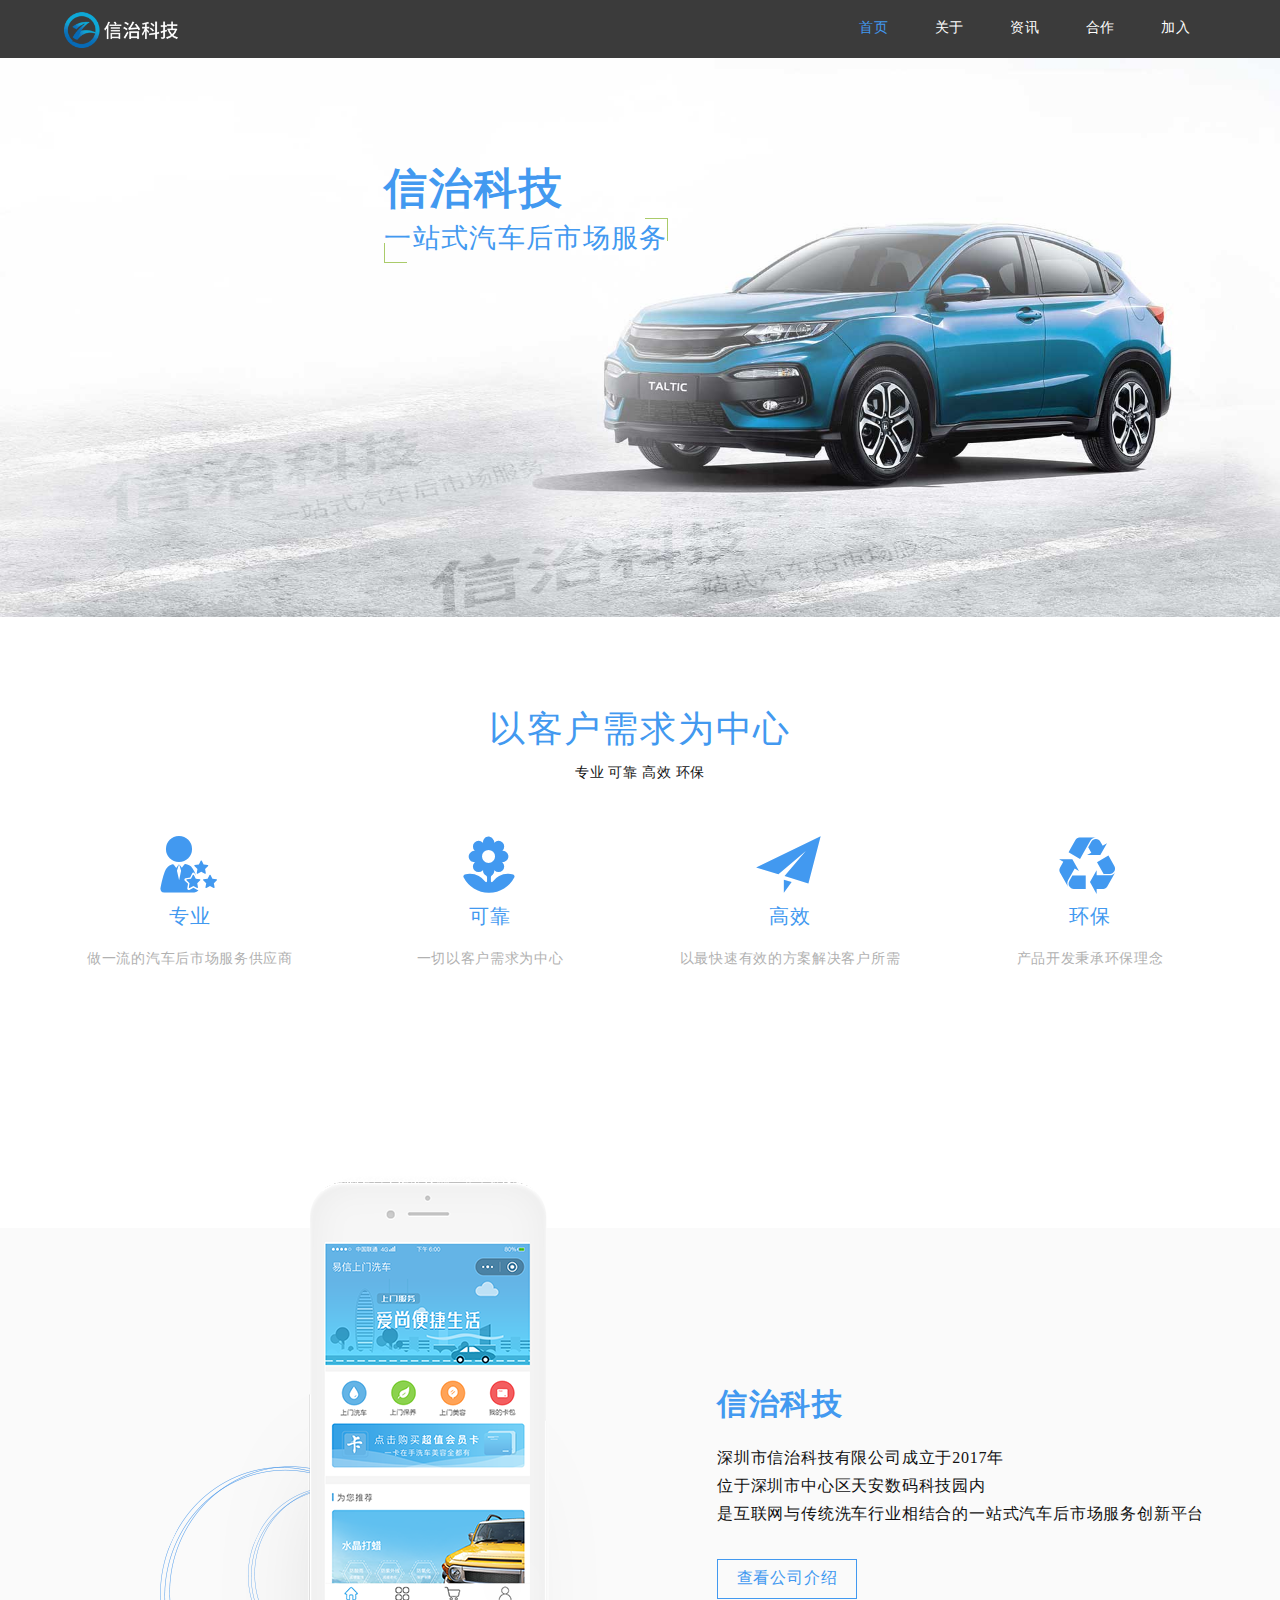
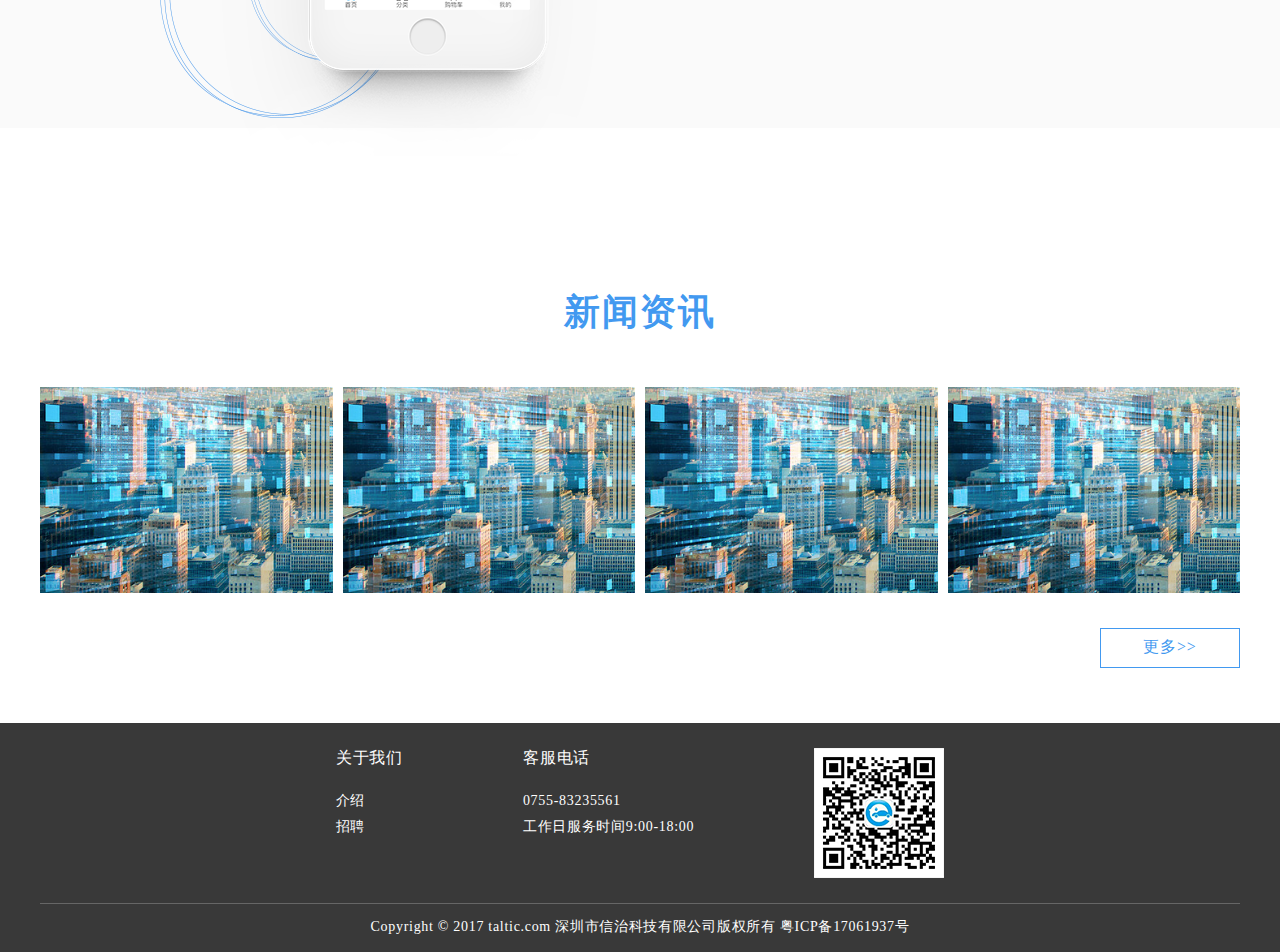
<file: index.html>
<!DOCTYPE html>
<html>
<head>
<meta charset="utf-8" />
<meta name="renderer" content="webkit">
<meta http-equiv="X-UA-Compatible" content="IE=edge,chrome=1" />
<meta name="viewport" content="width=device-width,initial-scale=1,minimum-scale=1,maximum-scale=1,user-scalable=no" />
<title></title>
<link rel="stylesheet" href="css/animate.min.css" />
<link rel="stylesheet" type="text/css" media="screen and (min-width:769px)" href="css/public_pc.css"/>
<link rel="stylesheet" type="text/css" media="screen and (max-width:768px)" href="css/public_m.css">
<!--[if lt ie 11]><link rel="stylesheet" type="text/css" href="css/ie.css" /> <![endif]-->
</head>
<body>
<header class="mobile_header mobile">
	<a href="javascript:history.back(-1)" class="leftCont"></a>
	<img src="images/logo.png">
	<a href="#" class="rightCont" rel="nofollow"></a>
</header>
<header class="header">
	<div class="wrap">
		<img src="images/logo.png" class="logo pc">
		<nav class="navs">
			<a href="#" class="activeNav">
				<i class="iconfont icon-home_x1 mobile unActive"></i>
				<i class="iconfont icon-home_s1 mobile active"></i>
				<span class="text">首页</span>
			</a>
			<a href="about.html">
				<i class="iconfont icon-about_x mobile unActive"></i>
				<i class="iconfont icon-about_s1 mobile active"></i>
				<span class="text">关于</span>
			</a>
			<a href="news.html">
				<i class="iconfont icon-information_x mobile unActive"></i>
				<i class="iconfont icon-information_s1 mobile active"></i>
				<span class="text">资讯</span>
			</a>
			<a href="partner.html">
				<i class="iconfont icon-cooperation_x mobile unActive"></i>
				<i class="iconfont icon-cooperation_s mobile active"></i>
				<span class="text">合作</span>
			</a>
			<a href="join_city.html">
				<i class="iconfont icon-join_x mobile unActive"></i>
				<i class="iconfont icon-join_s mobile active"></i>
				<span class="text">加入</span>
			</a>
		</nav>
	</div>
</header>
<section class="bannerContainer">
	<div class="wrap">
		<div class="imgbox"><img src="images/banner.jpg"/></div>
		<div class="information animated bounceInLeft">
			<div class="h1">信治科技</div>
			<p>一站式汽车后市场服务</p>
		</div>
	</div>
</section>
<section class="serviceContainer">
	<div class="wrap">
		<div class="serviceTitle">以客户需求为中心</div>
		<div class="serviceTitle2">专业  可靠  高效  环保</div>
		<div class="maincont">
			<div class="itemCont">
				<i class="iconfont icon-professional1"></i>
				<div class="h1">专业</div>
				<p>做一流的汽车后市场服务供应商</p>
			</div>
			<div class="itemCont">
				<i class="iconfont icon-reliable1"></i>
				<div class="h1">可靠</div>
				<p>一切以客户需求为中心</p>
			</div>
			<div class="itemCont">
				<i class="iconfont icon-efficient1"></i>
				<div class="h1">高效</div>
				<p>以最快速有效的方案解决客户所需</p>
			</div>
			<div class="itemCont">
				<i class="iconfont icon-Environmentalprotect1"></i>
				<div class="h1">环保</div>
				<p>产品开发秉承环保理念</p>
			</div>
		</div>
	</div>
</section>
<section class="briefContainer">
	<div class="wrap">
		<img class="image" src="images/img_phone.png" alt="" />
		<div class="informationCont">
			<div class="h1">信治科技</div>
			<p>深圳市信治科技有限公司成立于2017年</p>
			<p>位于深圳市中心区天安数码科技园内</p> 
			<p>是互联网与传统洗车行业相结合的一站式汽车后市场服务创新平台</p> 
			<a class="_btn" href="#">查看公司介绍</a>
		</div>
	</div>
</section>
<section class="newContianer_index">
	<div class="wrap">
		<div class="titleCont">新闻资讯</div>
		<ul class="listCont wow bounceInUp">
			<li>
				<img src="images/newImg.png" alt="" />
				<div class="articleCont">
					<a href="#" class="box">
						<div class="h1">里程碑、ponycar共享汽车战略合同签署</div>
						<p class="mobile">深圳、广州、西安、北京、成都、佛山等地相继开启</p>
						<span>2018-03-01</span>
					</a>
				</div>
			</li>
			<li>
				<img src="images/newImg.png" alt="" />
				<div class="articleCont">
					<a href="#" class="box">
						<div class="h1">里程碑、ponycar共享汽车战略合同签署</div>
						<p class="mobile">深圳、广州、西安、北京、成都、佛山等地相继开启</p>
						<span>2018-03-01</span>
					</a>
				</div>
			</li>
			<li>
				<img src="images/newImg.png" alt="" />
				<div class="articleCont">
					<a href="#" class="box">
						<div class="h1">里程碑、ponycar共享汽车战略合同签署</div>
						<p class="mobile">深圳、广州、西安、北京、成都、佛山等地相继开启</p>
						<span>2018-03-01</span>
					</a>
				</div>
			</li>
			<li>
				<img src="images/newImg.png" alt="" />
				<div class="articleCont">
					<a href="#" class="box">
						<div class="h1">里程碑、ponycar共享汽车战略合同签署</div>
						<p class="mobile">深圳、广州、西安、北京、成都、佛山等地相继开启</p>
						<span>2018-03-01</span>
					</a>
				</div>
			</li>
		</ul>
		<div class="moreCont"><a href="#">更多>></a></div>
	</div>
</section>
<footer class="footer">
	<div class="wrap">
		<div class="cont1">
			<div class="column col1">
				<div class="h1">关于我们</div>
				<a href="about.html">介绍</a>
				<a href="join_city.html">招聘</a>
			</div>
			<div class="column col2">
				<div class="h1">客服电话</div>
				<p>0755-83235561</p>
				<p>工作日服务时间9:00-18:00</p>
			</div>
			<div class="column col3">
				<img src="images/qrCode.png"/>
			</div>
		</div>
		<div class="cont2">
			Copyright © 2017 taltic.com 深圳市信治科技有限公司版权所有 粤ICP备17061937号
		</div>
	</div>
</footer>
<script src="js/jquery-1.11.0.js"></script>
<!--[if lt ie 9]> 
<script src="js/html5.min.js"></script>
<![endif]-->
<script src="js/public.js"></script>
<script>
</script>
</body>
</html>
</file>
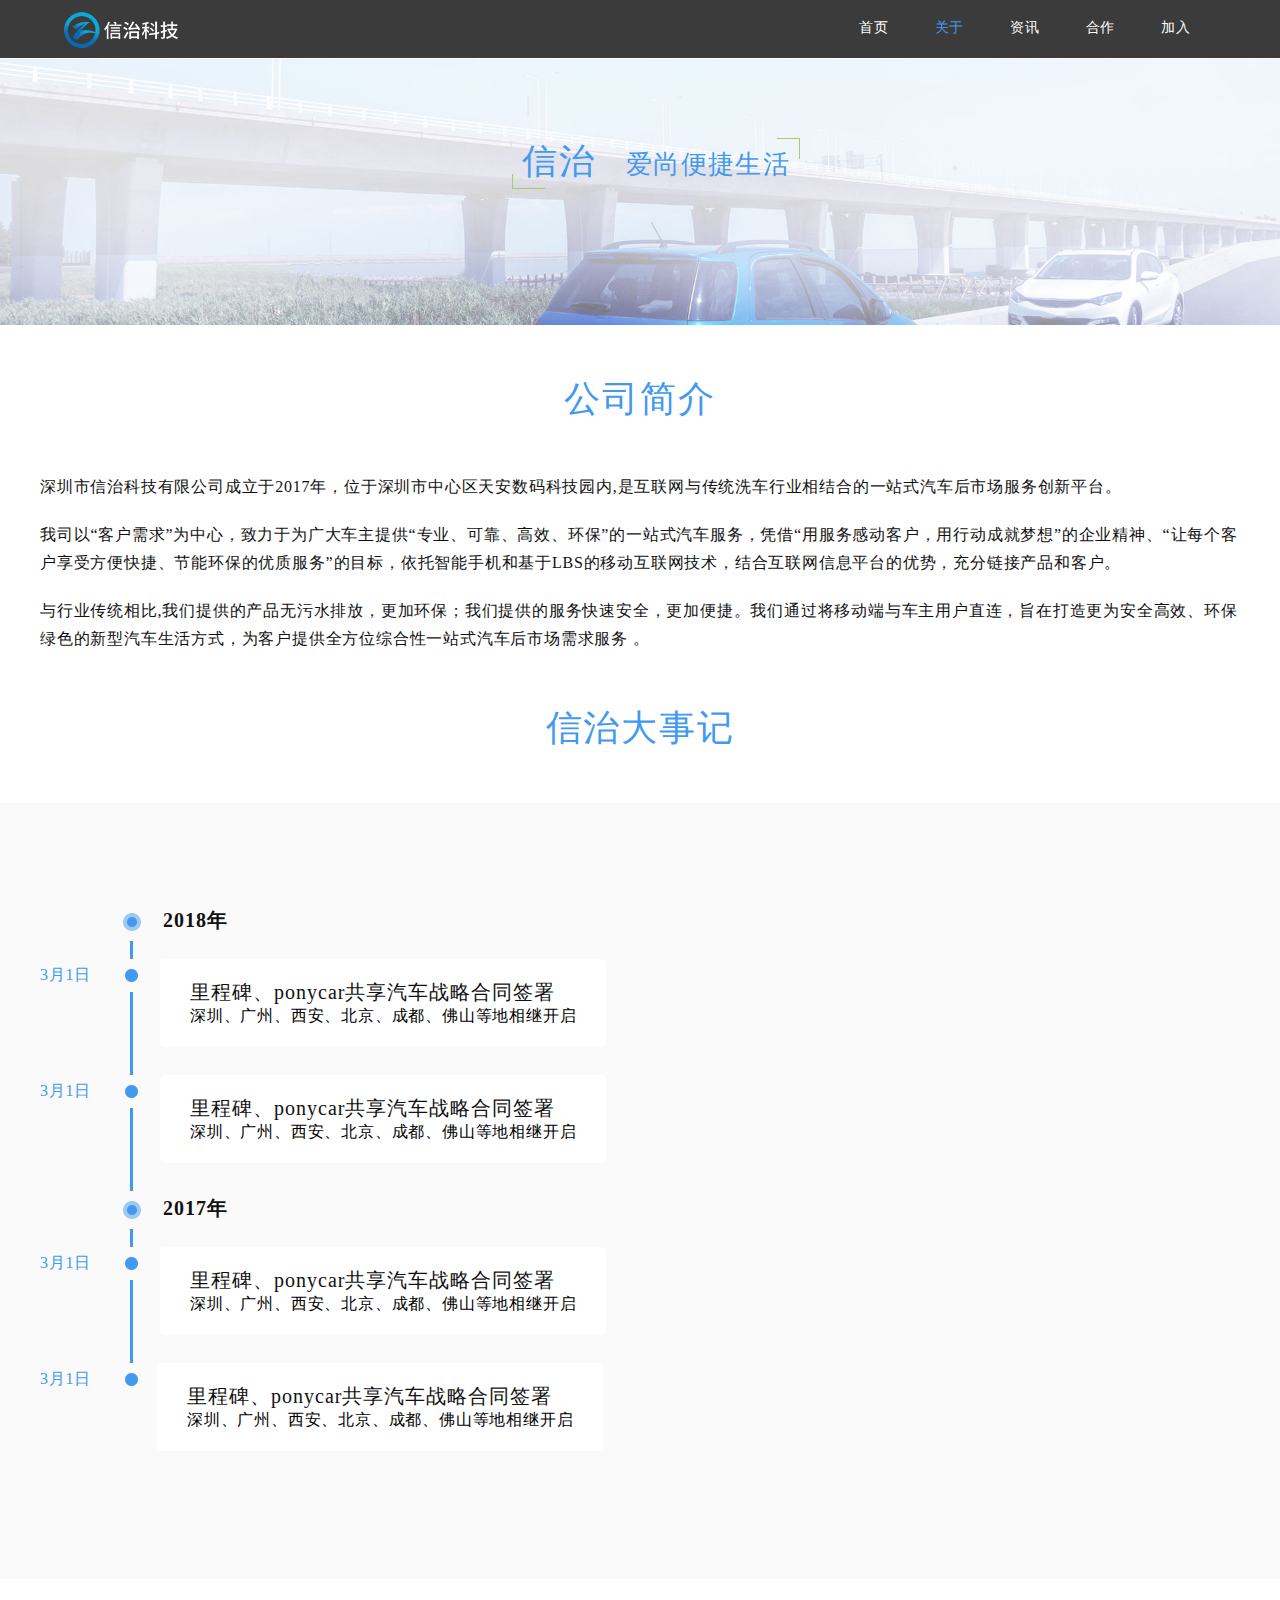
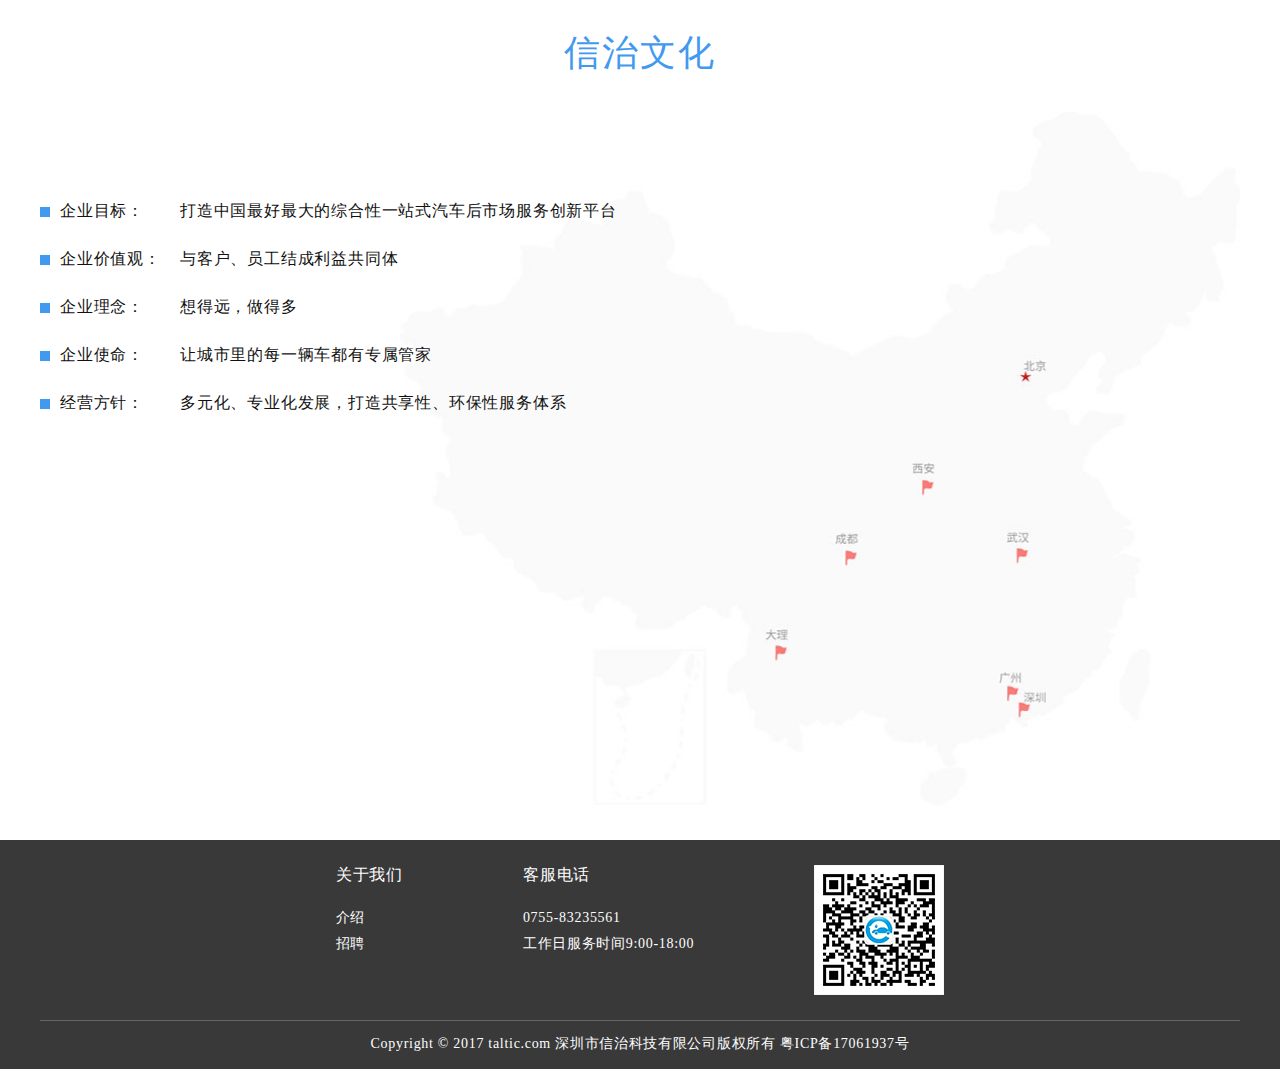
<file: about.html>
<!DOCTYPE html>
<html>
<head>
<meta charset="utf-8" />
<meta name="renderer" content="webkit">
<meta http-equiv="X-UA-Compatible" content="IE=edge,chrome=1" />
<meta name="viewport" content="width=device-width,initial-scale=1,minimum-scale=1,maximum-scale=1,user-scalable=no" />
<title></title>
</head>
<link rel="stylesheet" href="css/animate.min.css" />
<link rel="stylesheet" type="text/css" media="screen and (min-width:769px)" href="css/public_pc.css"/>
<link rel="stylesheet" type="text/css" media="screen and (max-width:768px)" href="css/public_m.css">
<!--[if IE]><link rel="stylesheet" type="text/css" href="css/ie.css" /> <![endif]-->
<body>
<header class="mobile_header mobile">
	<a href="javascript:history.back(-1)" class="leftCont"></a>
	<img src="images/logo.png">
	<a href="#" class="rightCont" rel="nofollow"></a>
</header>
<header class="header">
	<div class="wrap">
		<img src="images/logo.png" class="logo pc">
		<nav class="navs">
			<a href="index.html">
				<i class="iconfont icon-home_x1 mobile unActive"></i>
				<i class="iconfont icon-home_s1 mobile active"></i>
				<span class="text">首页</span>
			</a>
			<a href="#" class="activeNav">
				<i class="iconfont icon-about_x mobile unActive"></i>
				<i class="iconfont icon-about_s1 mobile active"></i>
				<span class="text">关于</span>
			</a>
			<a href="news.html">
				<i class="iconfont icon-information_x mobile unActive"></i>
				<i class="iconfont icon-information_s1 mobile active"></i>
				<span class="text">资讯</span>
			</a>
			<a href="partner.html">
				<i class="iconfont icon-cooperation_x mobile unActive"></i>
				<i class="iconfont icon-cooperation_s mobile active"></i>
				<span class="text">合作</span>
			</a>
			<a href="join_city.html">
				<i class="iconfont icon-join_x mobile unActive"></i>
				<i class="iconfont icon-join_s mobile active"></i>
				<span class="text">加入</span>
			</a>
		</nav>
	</div>
</header>
<section class="bannerContainer2">
	<div class="wrap">
		<div class="imgbox">
			<img src="images/banner_about_pc.jpg" class="pc"/>
			<img src="im	ages/banner_about_mobile.jpg" class="mobile"/>
		</div>
		<div class="information animated bounceInLeft">
			<span>信治</span>&nbsp;&nbsp;&nbsp;&nbsp;爱尚便捷生活
		</div>
	</div>
</section>
<section class="centerTitleCont">公司简介</section>
<section class="briefIntroduction">
	<div class="wrap">
		<div class="content">
			<p>深圳市信治科技有限公司成立于2017年，位于深圳市中心区天安数码科技园内,是互联网与传统洗车行业相结合的一站式汽车后市场服务创新平台。</p>
			<p>我司以“客户需求”为中心，致力于为广大车主提供“专业、可靠、高效、环保”的一站式汽车服务，凭借“用服务感动客户，用行动成就梦想”的企业精神、“让每个客户享受方便快捷、节能环保的优质服务”的目标，依托智能手机和基于LBS的移动互联网技术，结合互联网信息平台的优势，充分链接产品和客户。</p>
			<p>与行业传统相比,我们提供的产品无污水排放，更加环保；我们提供的服务快速安全，更加便捷。我们通过将移动端与车主用户直连，旨在打造更为安全高效、环保绿色的新型汽车生活方式，为客户提供全方位综合性一站式汽车后市场需求服务 。</p>
		</div>
	</div>
</section>
<section class="centerTitleCont">信治大事记</section>
<section class="memorabiliaContainer">
	<div class="wrap">
		<div class="timeAxisContainer">
			<div class="item">
				<div class="yearCont">
					<span class="icon"><img src="images/timeAxis_year.png"/></span>
					<span class="text">2018年</span>
				</div>
				<dl class="monthCont">
					<dt>3月1日 <img class="icon" src="images/timeAxis_month.png"/></dt>
					<dd>
						<div class="box">
							<div class="h1">里程碑、ponycar共享汽车战略合同签署</div>
							<p>深圳、广州、西安、北京、成都、佛山等地相继开启</p>
						</div>
					</dd>
				</dl>
				<dl class="monthCont">
					<dt>3月1日 <img class="icon" src="images/timeAxis_month.png"/></dt>
					<dd>
						<div class="box">
							<div class="h1">里程碑、ponycar共享汽车战略合同签署</div>
							<p>深圳、广州、西安、北京、成都、佛山等地相继开启</p>
						</div>
					</dd>
				</dl>
			</div>
			<div class="item">
				<div class="yearCont">
					<span class="icon"><img src="images/timeAxis_year.png"/></span>
					<span class="text">2017年</span>
				</div>
				<dl class="monthCont">
					<dt>3月1日 <img class="icon" src="images/timeAxis_month.png"/></dt>
					<dd>
						<div class="box">
							<div class="h1">里程碑、ponycar共享汽车战略合同签署</div>
							<p>深圳、广州、西安、北京、成都、佛山等地相继开启</p>
						</div>
					</dd>
				</dl>
				<dl class="monthCont">
					<dt>3月1日 <img class="icon" src="images/timeAxis_month.png"/></dt>
					<dd>
						<div class="box">
							<div class="h1">里程碑、ponycar共享汽车战略合同签署</div>
							<p>深圳、广州、西安、北京、成都、佛山等地相继开启</p>
						</div>
					</dd>
				</dl>
			</div>
		</div>
	</div>
</section>
<section class="centerTitleCont cultureTit">信治文化</section>
<section class="cultureContainer">
	<div class="wrap">
		<ul class="listCont">
			<li><span>企业目标：</span>打造中国最好最大的综合性一站式汽车后市场服务创新平台</li>
			<li><span>企业价值观：</span>与客户、员工结成利益共同体</li>	
			<li><span>企业理念：</span>想得远，做得多</li>
			<li><span>企业使命：</span>让城市里的每一辆车都有专属管家</li>
			<li><span>经营方针：</span>多元化、专业化发展，打造共享性、环保性服务体系</li>
		</ul>
	</div>
</section>
<footer class="footer">
	<div class="wrap">
		<div class="cont1">
			<div class="column col1">
				<div class="h1">关于我们</div>
				<a href="about.html">介绍</a>
				<a href="join_city.html">招聘</a>
			</div>
			<div class="column col2">
				<div class="h1">客服电话</div>
				<p>0755-83235561</p>
				<p>工作日服务时间9:00-18:00</p>
			</div>
			<div class="column col3">
				<img src="images/qrCode.png"/>
			</div>
		</div>
		<div class="cont2">
			Copyright © 2017 taltic.com 深圳市信治科技有限公司版权所有 粤ICP备17061937号
		</div>
	</div>
</footer>

<script src="js/jquery-1.11.0.js"></script>
<!--[if lt ie 9]> 
<script src="js/html5.min.js"></script>
<![endif]--> 
<script src="js/public.js"></script>
<script>
</script>
</body>
</html>
</file>
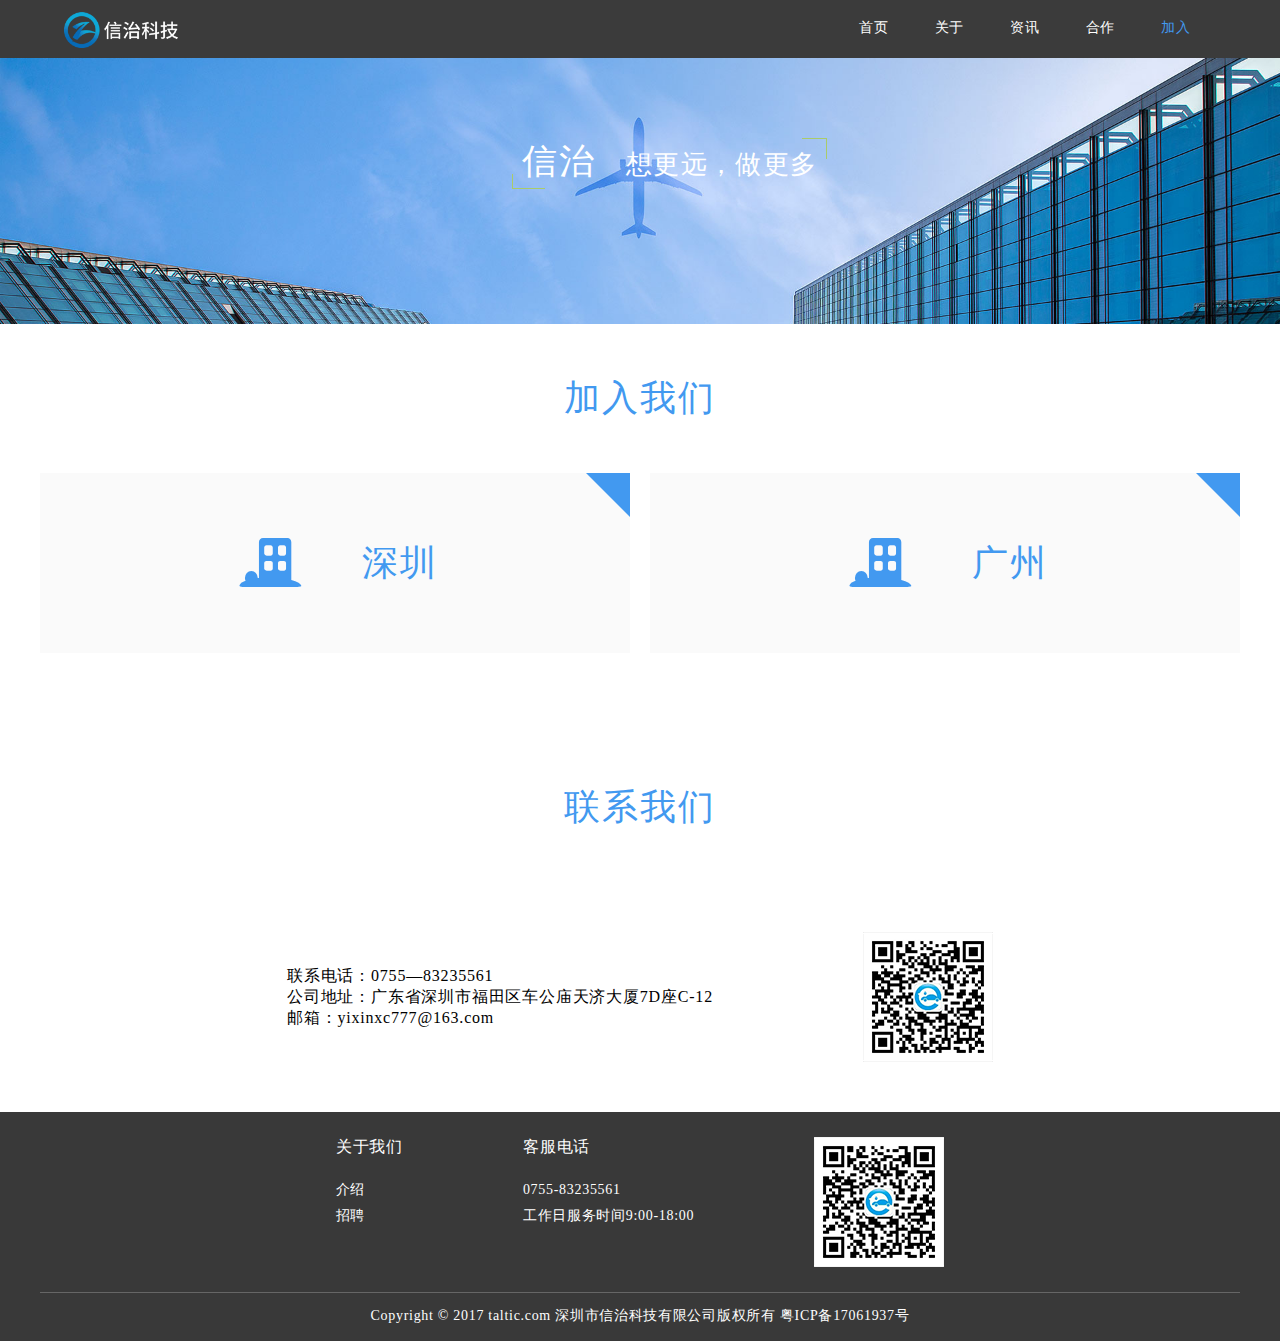
<file: join_city.html>
<!DOCTYPE html>
<html>
<head>
<meta charset="utf-8" />
<meta name="renderer" content="webkit">
<meta http-equiv="X-UA-Compatible" content="IE=edge,chrome=1" />
<meta name="viewport" content="width=device-width,initial-scale=1,minimum-scale=1,maximum-scale=1,user-scalable=no" />
<title></title>
</head>
<link rel="stylesheet" href="css/animate.min.css" />
<link rel="stylesheet" type="text/css" media="screen and (min-width:769px)" href="css/public_pc.css"/>
<link rel="stylesheet" type="text/css" media="screen and (max-width:768px)" href="css/public_m.css">
<!--[if IE]><link rel="stylesheet" type="text/css" href="css/ie.css" /> <![endif]-->
<body>
<header class="mobile_header mobile">
	<a href="javascript:history.back(-1)" class="leftCont"></a>
	<img src="images/logo.png">
	<a href="#" class="rightCont" rel="nofollow"></a>
</header>
<header class="header">
	<div class="wrap">
		<img src="images/logo.png" class="logo pc">
		<nav class="navs">
			<a href="index.html">
				<i class="iconfont icon-home_x1 mobile unActive"></i>
				<i class="iconfont icon-home_s1 mobile active"></i>
				<span class="text">首页</span>
			</a>
			<a href="about.html">
				<i class="iconfont icon-about_x mobile unActive"></i>
				<i class="iconfont icon-about_s1 mobile active"></i>
				<span class="text">关于</span>
			</a>
			<a href="news.html">
				<i class="iconfont icon-information_x mobile unActive"></i>
				<i class="iconfont icon-information_s1 mobile active"></i>
				<span class="text">资讯</span>
			</a>
			<a href="partner.html">
				<i class="iconfont icon-cooperation_x mobile unActive"></i>
				<i class="iconfont icon-cooperation_s mobile active"></i>
				<span class="text">合作</span>
			</a>
			<a href="#" class="activeNav">
				<i class="iconfont icon-join_x mobile unActive"></i>
				<i class="iconfont icon-join_s mobile active"></i>
				<span class="text">加入</span>
			</a>
		</nav>
	</div>
</header>
<section class="bannerContainer2">
	<div class="wrap">
		<div class="imgbox">
			<img src="images/banner_joinCity_pc.jpg" class="pc"/>
			<img src="im	ages/banner_joinCity_mobile.jpg" class="mobile"/>
		</div>
		<div class="information colorWhite animated bounceInLeft">
			<span>信治</span>&nbsp;&nbsp;&nbsp;&nbsp;想更远，做更多 
		</div>
	</div>
</section>
<section class="centerTitleCont">加入我们</section>
<section class="joinCityContainer">
	<div class="wrap">
		<div class="list">
			<a href="join_vocation.html" class="item">
				<i class="iconfont icon-city1"></i><span>深圳</span>
			</a>
			<a href="join_vocation.html" class="item">
				<i class="iconfont icon-city1"></i><span>广州</span>
			</a>
		</div>
	</div>
</section>
<section class="centerTitleCont contackTitle">联系我们</section>
<section class="contackContainer">
	<div class="wrap">
		<div class="container">
			<div class="textBox">
				<p><span>联系电话：</span>0755—83235561</p>
				<p><span>公司地址：</span>广东省深圳市福田区车公庙天济大厦7D座C-12</p>
				<p><span>邮箱：</span>yixinxc777@163.com</p>
			</div>
			<img src="images/qrCode.png" alt="" />
		</div>
	</div>
</section>
<footer class="footer">
	<div class="wrap">
		<div class="cont1">
			<div class="column col1">
				<div class="h1">关于我们</div>
				<a href="about.html">介绍</a>
				<a href="join_city.html">招聘</a>
			</div>
			<div class="column col2">
				<div class="h1">客服电话</div>
				<p>0755-83235561</p>
				<p>工作日服务时间9:00-18:00</p>
			</div>
			<div class="column col3">
				<img src="images/qrCode.png"/>
			</div>
		</div>
		<div class="cont2">
			Copyright © 2017 taltic.com 深圳市信治科技有限公司版权所有 粤ICP备17061937号
		</div>
	</div>
</footer>

<script src="js/jquery-1.11.0.js"></script>
<!--[if lt ie 9]> 
<script src="js/html5.min.js"></script>
<![endif]--> 
<script src="js/public.js"></script>
<script>
</script>
</body>
</html>
</file>
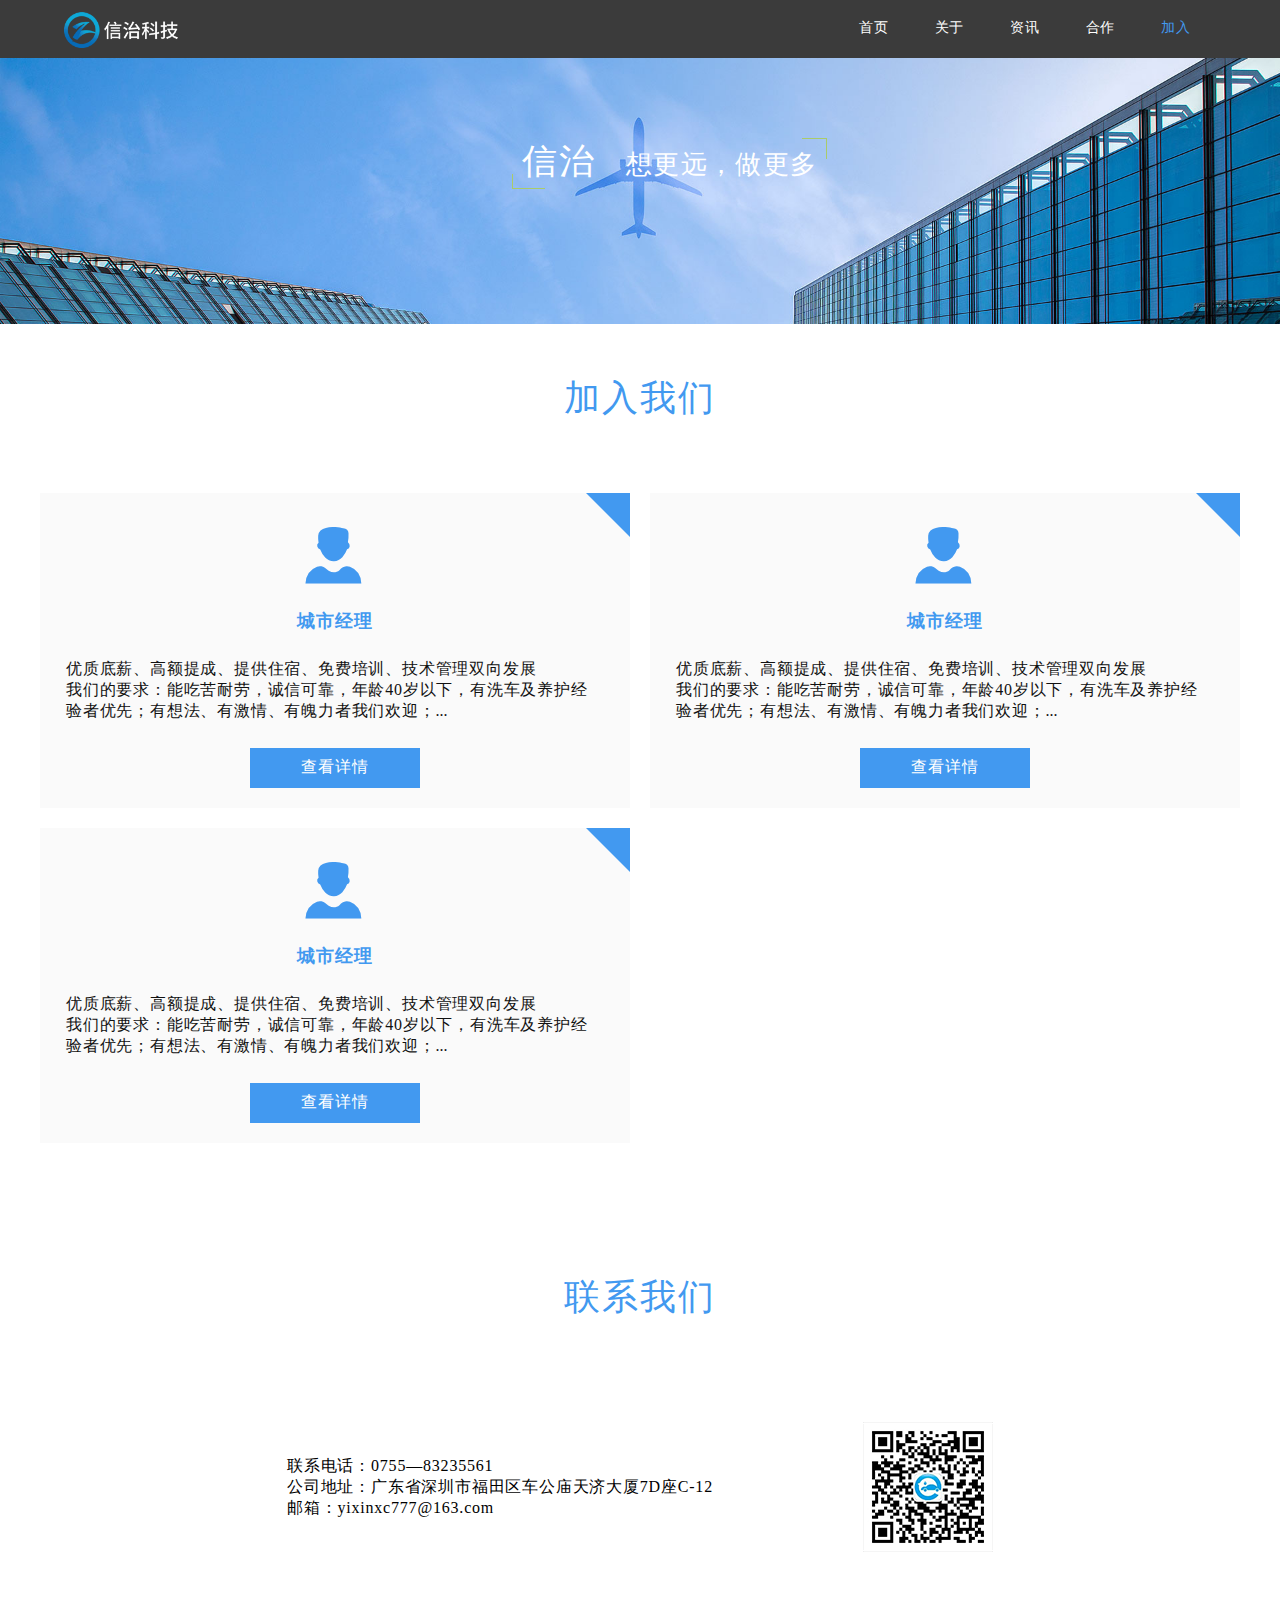
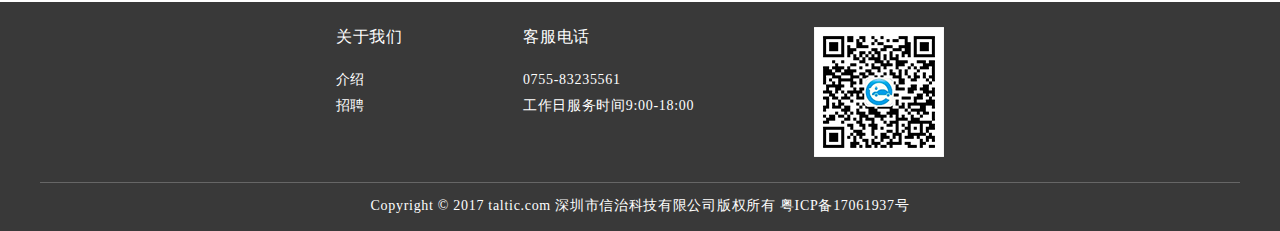
<file: join_vocation.html>
<!DOCTYPE html>
<html>
<head>
<meta charset="utf-8" />
<meta name="renderer" content="webkit">
<meta http-equiv="X-UA-Compatible" content="IE=edge,chrome=1" />
<meta name="viewport" content="width=device-width,initial-scale=1,minimum-scale=1,maximum-scale=1,user-scalable=no" />
<title></title>
</head>
<link rel="stylesheet" href="css/animate.min.css" />
<link rel="stylesheet" type="text/css" media="screen and (min-width:769px)" href="css/public_pc.css"/>
<link rel="stylesheet" type="text/css" media="screen and (max-width:768px)" href="css/public_m.css">
<!--[if IE]><link rel="stylesheet" type="text/css" href="css/ie.css" /> <![endif]-->
<body>
<header class="mobile_header mobile">
	<a href="javascript:history.back(-1)" class="leftCont">返回</a>
	<img src="images/logo.png">
	<a href="#" class="rightCont" rel="nofollow"></a>
</header>
<header class="header">
	<div class="wrap">
		<img src="images/logo.png" class="logo pc">
		<nav class="navs">
			<a href="index.html">
				<i class="iconfont icon-home_x1 mobile unActive"></i>
				<i class="iconfont icon-home_s1 mobile active"></i>
				<span class="text">首页</span>
			</a>
			<a href="about.html">
				<i class="iconfont icon-about_x mobile unActive"></i>
				<i class="iconfont icon-about_s1 mobile active"></i>
				<span class="text">关于</span>
			</a>
			<a href="news.html">
				<i class="iconfont icon-information_x mobile unActive"></i>
				<i class="iconfont icon-information_s1 mobile active"></i>
				<span class="text">资讯</span>
			</a>
			<a href="partner.html">
				<i class="iconfont icon-cooperation_x mobile unActive"></i>
				<i class="iconfont icon-cooperation_s mobile active"></i>
				<span class="text">合作</span>
			</a>
			<a href="#" class="activeNav">
				<i class="iconfont icon-join_x mobile unActive"></i>
				<i class="iconfont icon-join_s mobile active"></i>
				<span class="text">加入</span>
			</a>
		</nav>
	</div>
</header>
<section class="bannerContainer2">
	<div class="wrap">
		<div class="imgbox">
			<img src="images/banner_joinCity_pc.jpg" class="pc"/>
			<img src="im	ages/banner_joinCity_mobile.jpg" class="mobile"/>
		</div>
		<div class="information colorWhite animated bounceInLeft">
			<span>信治</span>&nbsp;&nbsp;&nbsp;&nbsp;想更远，做更多 
		</div>
	</div>
</section>
<section class="centerTitleCont">加入我们</section>
<section class="joinvocationContainer">
	<div class="wrap">
		<ul class="list">
			<li>
				<i class="iconfont icon-bluecollar1"></i>
				<div class="h1">城市经理</div>
				<div class="introductionCont hideDetails">
					优质底薪、高额提成、提供住宿、免费培训、技术管理双向发展 <br />
					我们的要求：能吃苦耐劳，诚信可靠，年龄40岁以下，有洗车及养护经验者优先；有想法、有激情、有魄力者我们欢迎；<br />
					我们的优势：<br />
					1、我们提供有竞争力的薪酬结构：(3.5-4.5K)底薪+提成(10%提成）<br />
					2、我们提供专业的培训，洗车工-汽车美容师-汽车维修师-专业技师<br />
					3、我们提供更广阔的发展平台，培养优秀的员工成为站点管理人员，发展为站点经理，后期分派到各服务站点负责整个站点管理，<br />
					4、我们提供住宿<br />
					如果你找不到通往白领阶层的更好渠道，如果你想让自己变得更优秀，如果你想收获的更多，来加入我们吧！<br />
				</div>
				<div class="btnBox">
					<a class="showDetails">查看详情</a>
					<a class="hideDetails">收起详情</a>
				</div>
			</li>
			<li>
				<i class="iconfont icon-bluecollar1"></i>
				<div class="h1">城市经理</div>
				<div class="introductionCont hideDetails">
					优质底薪、高额提成、提供住宿、免费培训、技术管理双向发展 <br />
					我们的要求：能吃苦耐劳，诚信可靠，年龄40岁以下，有洗车及养护经验者优先；有想法、有激情、有魄力者我们欢迎；<br />
					我们的优势：<br />
					1、我们提供有竞争力的薪酬结构：(3.5-4.5K)底薪+提成(10%提成）<br />
					2、我们提供专业的培训，洗车工-汽车美容师-汽车维修师-专业技师<br />
					3、我们提供更广阔的发展平台，培养优秀的员工成为站点管理人员，发展为站点经理，后期分派到各服务站点负责整个站点管理，<br />
					4、我们提供住宿<br />
					如果你找不到通往白领阶层的更好渠道，如果你想让自己变得更优秀，如果你想收获的更多，来加入我们吧！<br />
				</div>
				<div class="btnBox">
					<a class="showDetails">查看详情</a>
					<a class="hideDetails">收起详情</a>
				</div>
			</li>
			<li>
				<i class="iconfont icon-bluecollar1"></i>
				<div class="h1">城市经理</div>
				<div class="introductionCont hideDetails">
					优质底薪、高额提成、提供住宿、免费培训、技术管理双向发展 <br />
					我们的要求：能吃苦耐劳，诚信可靠，年龄40岁以下，有洗车及养护经验者优先；有想法、有激情、有魄力者我们欢迎；<br />
					我们的优势：<br />
					1、我们提供有竞争力的薪酬结构：(3.5-4.5K)底薪+提成(10%提成）<br />
					2、我们提供专业的培训，洗车工-汽车美容师-汽车维修师-专业技师<br />
					3、我们提供更广阔的发展平台，培养优秀的员工成为站点管理人员，发展为站点经理，后期分派到各服务站点负责整个站点管理，<br />
					4、我们提供住宿<br />
					如果你找不到通往白领阶层的更好渠道，如果你想让自己变得更优秀，如果你想收获的更多，来加入我们吧！<br />
				</div>
				<div class="btnBox">
					<a class="showDetails">查看详情</a>
					<a class="hideDetails">收起详情</a>
				</div>
			</li>
		</ul>
	</div>
</section>
<section class="centerTitleCont contackTitle">联系我们</section>
<section class="contackContainer">
	<div class="wrap">
		<div class="container">
			<div class="textBox">
				<p><span>联系电话：</span>0755—83235561</p>
				<p><span>公司地址：</span>广东省深圳市福田区车公庙天济大厦7D座C-12</p>
				<p><span>邮箱：</span>yixinxc777@163.com</p>
			</div>
			<img src="images/qrCode.png" alt="" />
		</div>
	</div>
</section>
<footer class="footer">
	<div class="wrap">
		<div class="cont1">
			<div class="column col1">
				<div class="h1">关于我们</div>
				<a href="about.html">介绍</a>
				<a href="join_city.html">招聘</a>
			</div>
			<div class="column col2">
				<div class="h1">客服电话</div>
				<p>0755-83235561</p>
				<p>工作日服务时间9:00-18:00</p>
			</div>
			<div class="column col3">
				<img src="images/qrCode.png"/>
			</div>
		</div>
		<div class="cont2">
			Copyright © 2017 taltic.com 深圳市信治科技有限公司版权所有 粤ICP备17061937号
		</div>
	</div>
</footer>

<script src="js/jquery-1.11.0.js"></script>
<!--[if lt ie 9]> 
<script src="js/html5.min.js"></script>
<![endif]--> 
<script src="js/public.js"></script>
<script>
	$(function(){
		$(".showDetails").click(function(){
			$(this).parents().prev('.introductionCont').removeClass('hideDetails');
		})
		$(".hideDetails").click(function(){
			$(this).parents().prev('.introductionCont').addClass('hideDetails');
		})
	})
</script>
</body>
</html>
</file>
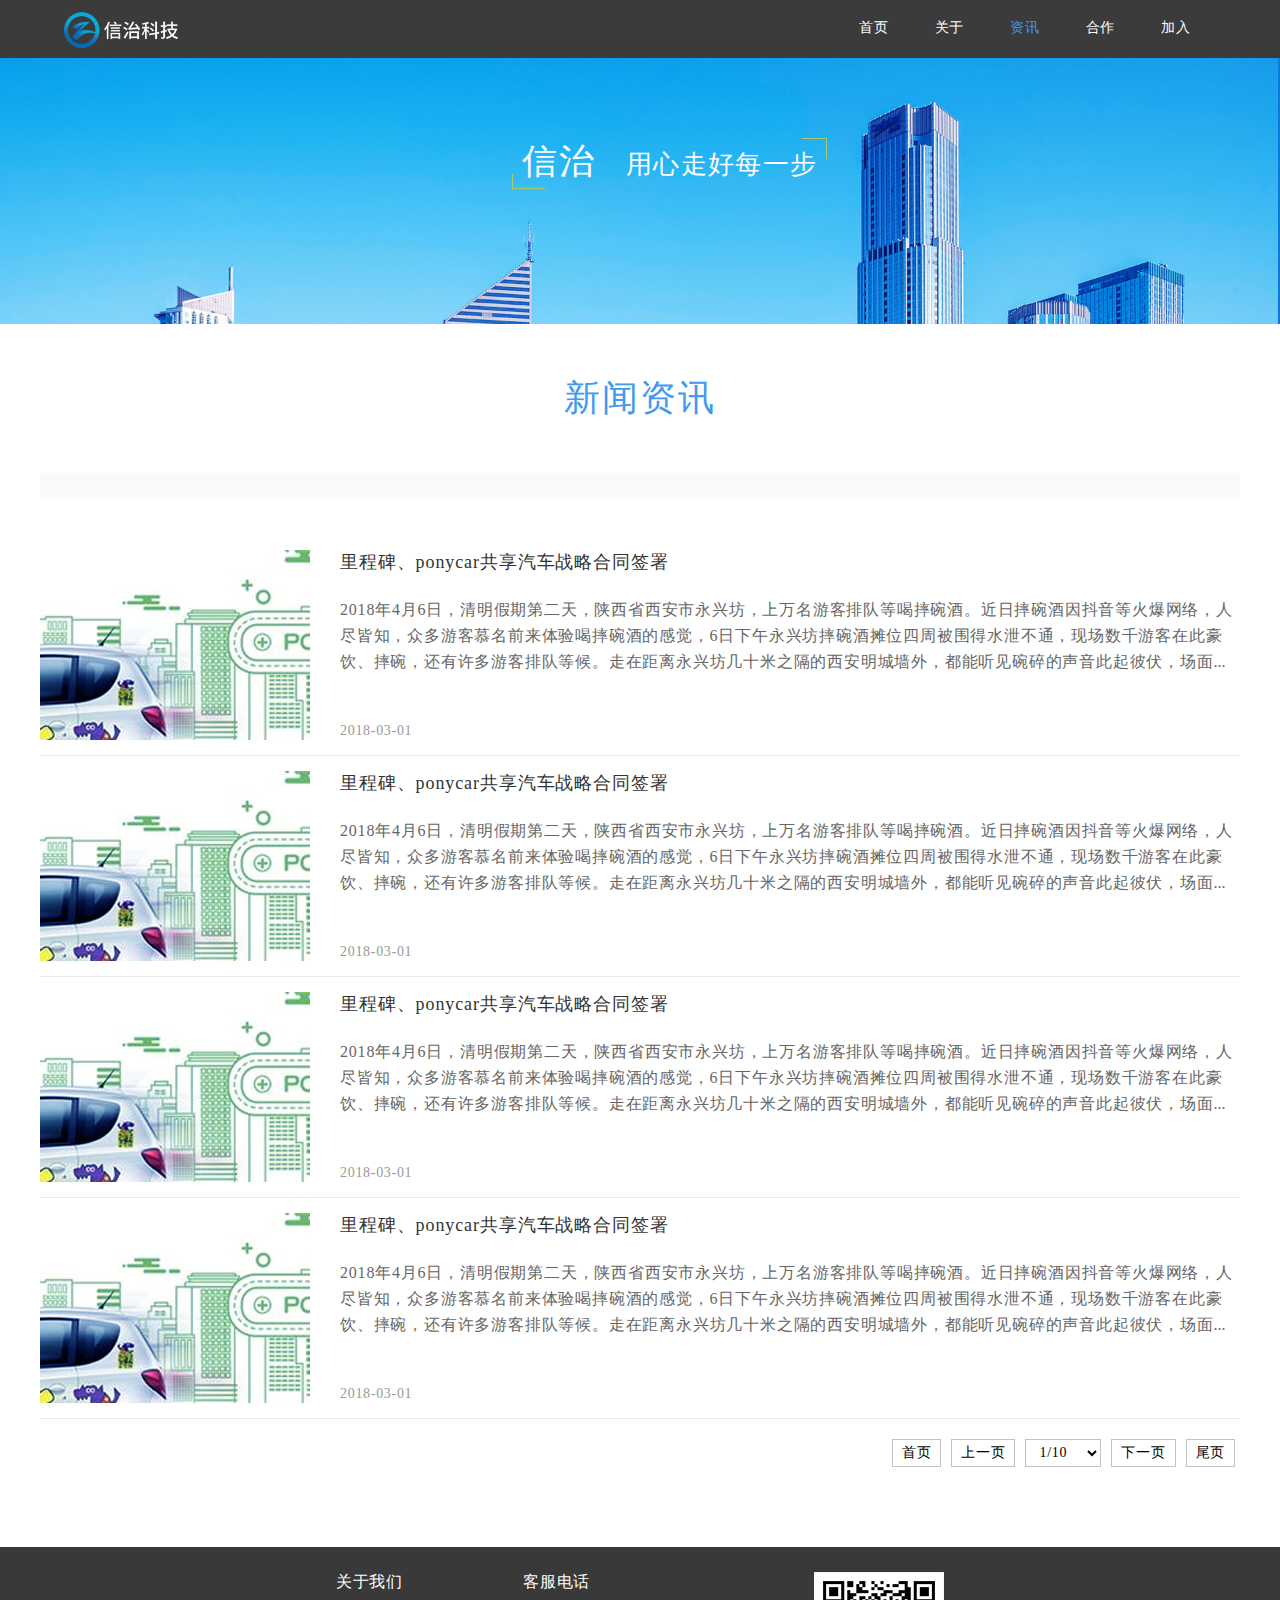
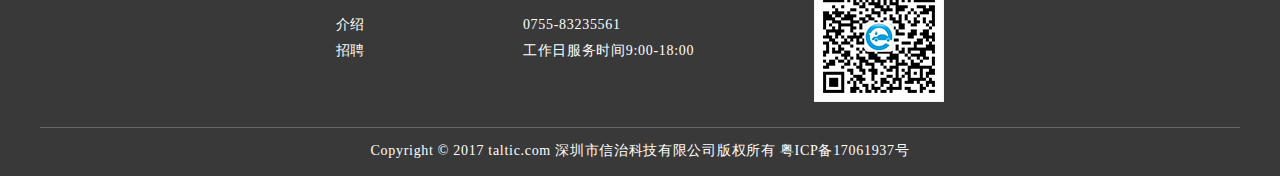
<file: news.html>
<!DOCTYPE html>
<html>
<head>
<meta charset="utf-8" />
<meta name="renderer" content="webkit">
<meta http-equiv="X-UA-Compatible" content="IE=edge,chrome=1" />
<meta name="viewport" content="width=device-width,initial-scale=1,minimum-scale=1,maximum-scale=1,user-scalable=no" />
<title></title>
</head>
<link rel="stylesheet" href="css/animate.min.css" />
<link rel="stylesheet" type="text/css" media="screen and (min-width:769px)" href="css/public_pc.css"/>
<link rel="stylesheet" type="text/css" media="screen and (max-width:768px)" href="css/public_m.css">
<!--[if IE]><link rel="stylesheet" type="text/css" href="css/ie.css" /> <![endif]-->
<body>
<header class="mobile_header mobile">
	<a href="javascript:history.back(-1)" class="leftCont"></a>
	<img src="images/logo.png">
	<a href="#" class="rightCont" rel="nofollow"></a>
</header>
<header class="header">
	<div class="wrap">
		<img src="images/logo.png" class="logo pc">
		<nav class="navs">
			<a href="index.html">
				<i class="iconfont icon-home_x1 mobile unActive"></i>
				<i class="iconfont icon-home_s1 mobile active"></i>
				<span class="text">首页</span>
			</a>
			<a href="about.html">
				<i class="iconfont icon-about_x mobile unActive"></i>
				<i class="iconfont icon-about_s1 mobile active"></i>
				<span class="text">关于</span>
			</a>
			<a href="#" class="activeNav">
				<i class="iconfont icon-information_x mobile unActive"></i>
				<i class="iconfont icon-information_s1 mobile active"></i>
				<span class="text">资讯</span>
			</a>
			<a href="partner.html">
				<i class="iconfont icon-cooperation_x mobile unActive"></i>
				<i class="iconfont icon-cooperation_s mobile active"></i>
				<span class="text">合作</span>
			</a>
			<a href="join_city.html">
				<i class="iconfont icon-join_x mobile unActive"></i>
				<i class="iconfont icon-join_s mobile active"></i>
				<span class="text">加入</span>
			</a>
		</nav>
	</div>
</header>
<section class="bannerContainer2">
	<div class="wrap">
		<div class="imgbox">
			<img src="images/banner_news_pc.jpg" class="pc"/>
			<img src="images/banner_news_mobile.jpg" class="mobile"/>
		</div>
		<div class="information colorWhite animated bounceInLeft">
			<span>信治</span>&nbsp;&nbsp;&nbsp;&nbsp;用心走好每一步
		</div>
	</div>
</section>
<section class="centerTitleCont">新闻资讯</section>
<section class="newsContaienr">
	<div class="wrap">
		<div class="newsListContainer">
			<ul class="list">
				<li>
					<a href="news_details.html" class="box">
						<img class="cover" src="images/news-fm.png" alt="" />
						<div class="content">
							<div class="title">里程碑、ponycar共享汽车战略合同签署</div>
							<div class="box_flex">
								<div class="article">
									2018年4月6日，清明假期第二天，陕西省西安市永兴坊，上万名游客排队等喝摔碗酒。近日摔碗酒因抖音等火爆网络，人尽皆知，众多游客慕名前来体验喝摔碗酒的感觉，6日下午永兴坊摔碗酒摊位四周被围得水泄不通，现场数千游客在此豪饮、摔碗，还有许多游客排队等候。走在距离永兴坊几十米之隔的西安明城墙外，都能听见碗碎的声音此起彼伏，场面震撼壮观。2018年4月6日，清明假期第二天，陕西省西安市永兴坊，上万名游客排队等喝摔碗酒。近日摔碗酒因抖音等火爆网络，人尽皆知，众多游客慕名前来体验喝摔碗酒的感觉，6日下午永兴坊摔碗酒摊位四周被围得水泄不通，现场数千游客在此豪饮、摔碗，还有许多游客排队等候。走在距离永兴坊几十米之隔的西安明城墙外，都能听见碗碎的声音此起彼伏，场面震撼壮观。
								</div>
								<div class="date">2018-03-01</div>
							</div>
						</div>
					</a>
				</li>
				<li>
					<a href="news_details.html" class="box">
						<img class="cover" src="images/news-fm.png" alt="" />
						<div class="content">
							<div class="title">里程碑、ponycar共享汽车战略合同签署</div>
							<div class="box_flex">
								<div class="article">
									2018年4月6日，清明假期第二天，陕西省西安市永兴坊，上万名游客排队等喝摔碗酒。近日摔碗酒因抖音等火爆网络，人尽皆知，众多游客慕名前来体验喝摔碗酒的感觉，6日下午永兴坊摔碗酒摊位四周被围得水泄不通，现场数千游客在此豪饮、摔碗，还有许多游客排队等候。走在距离永兴坊几十米之隔的西安明城墙外，都能听见碗碎的声音此起彼伏，场面震撼壮观。2018年4月6日，清明假期第二天，陕西省西安市永兴坊，上万名游客排队等喝摔碗酒。近日摔碗酒因抖音等火爆网络，人尽皆知，众多游客慕名前来体验喝摔碗酒的感觉，6日下午永兴坊摔碗酒摊位四周被围得水泄不通，现场数千游客在此豪饮、摔碗，还有许多游客排队等候。走在距离永兴坊几十米之隔的西安明城墙外，都能听见碗碎的声音此起彼伏，场面震撼壮观。
								</div>
								<div class="date">2018-03-01</div>
							</div>
						</div>
					</a>
				</li>
				<li>
					<a href="news_details.html" class="box">
						<img class="cover" src="images/news-fm.png" alt="" />
						<div class="content">
							<div class="title">里程碑、ponycar共享汽车战略合同签署</div>
							<div class="box_flex">
								<div class="article">
									2018年4月6日，清明假期第二天，陕西省西安市永兴坊，上万名游客排队等喝摔碗酒。近日摔碗酒因抖音等火爆网络，人尽皆知，众多游客慕名前来体验喝摔碗酒的感觉，6日下午永兴坊摔碗酒摊位四周被围得水泄不通，现场数千游客在此豪饮、摔碗，还有许多游客排队等候。走在距离永兴坊几十米之隔的西安明城墙外，都能听见碗碎的声音此起彼伏，场面震撼壮观。2018年4月6日，清明假期第二天，陕西省西安市永兴坊，上万名游客排队等喝摔碗酒。近日摔碗酒因抖音等火爆网络，人尽皆知，众多游客慕名前来体验喝摔碗酒的感觉，6日下午永兴坊摔碗酒摊位四周被围得水泄不通，现场数千游客在此豪饮、摔碗，还有许多游客排队等候。走在距离永兴坊几十米之隔的西安明城墙外，都能听见碗碎的声音此起彼伏，场面震撼壮观。
								</div>
								<div class="date">2018-03-01</div>
							</div>
						</div>
					</a>
				</li>
				<li>
					<a href="news_details.html" class="box">
						<img class="cover" src="images/news-fm.png" alt="" />
						<div class="content">
							<div class="title">里程碑、ponycar共享汽车战略合同签署</div>
							<div class="box_flex">
								<div class="article">
									2018年4月6日，清明假期第二天，陕西省西安市永兴坊，上万名游客排队等喝摔碗酒。近日摔碗酒因抖音等火爆网络，人尽皆知，众多游客慕名前来体验喝摔碗酒的感觉，6日下午永兴坊摔碗酒摊位四周被围得水泄不通，现场数千游客在此豪饮、摔碗，还有许多游客排队等候。走在距离永兴坊几十米之隔的西安明城墙外，都能听见碗碎的声音此起彼伏，场面震撼壮观。2018年4月6日，清明假期第二天，陕西省西安市永兴坊，上万名游客排队等喝摔碗酒。近日摔碗酒因抖音等火爆网络，人尽皆知，众多游客慕名前来体验喝摔碗酒的感觉，6日下午永兴坊摔碗酒摊位四周被围得水泄不通，现场数千游客在此豪饮、摔碗，还有许多游客排队等候。走在距离永兴坊几十米之隔的西安明城墙外，都能听见碗碎的声音此起彼伏，场面震撼壮观。
								</div>
								<div class="date">2018-03-01</div>
							</div>
						</div>
					</a>
				</li>
			</ul>
			<div class="pagingCont">
				<input type="button" value="首页"/>
				<input type="button" value="上一页"/>
				<select>
					<option value="0">1/10</option>
					<option value="1">2/10</option>
					<option value="2">3/10</option>
					<option value="3">4/10</option>
					<option value="4">5/10</option>
					<option value="5">6/10</option>
					<option value="6">7/10</option>
					<option value="7">8/10</option>
					<option value="8">9/10</option>
					<option value="9">10/10</option>
				</select>
				<input type="button" value="下一页"/>
				<input type="button" value="尾页"/>
			</div>
			<div class="moreNews mobile pc">查看更多>></div>
		</div>
	</div>
</section>
<footer class="footer">
	<div class="wrap">
		<div class="cont1">
			<div class="column col1">
				<div class="h1">关于我们</div>
				<a href="about.html">介绍</a>
				<a href="join_city.html">招聘</a>
			</div>
			<div class="column col2">
				<div class="h1">客服电话</div>
				<p>0755-83235561</p>
				<p>工作日服务时间9:00-18:00</p>
			</div>
			<div class="column col3">
				<img src="images/qrCode.png"/>
			</div>
		</div>
		<div class="cont2">
			Copyright © 2017 taltic.com 深圳市信治科技有限公司版权所有 粤ICP备17061937号
		</div>
	</div>
</footer>

<script src="js/jquery-1.11.0.js"></script>
<!--[if lt ie 9]> 
<script src="js/html5.min.js"></script>
<![endif]--> 
<script src="js/public.js"></script>
<script>
</script>
</body>
</html>
</file>
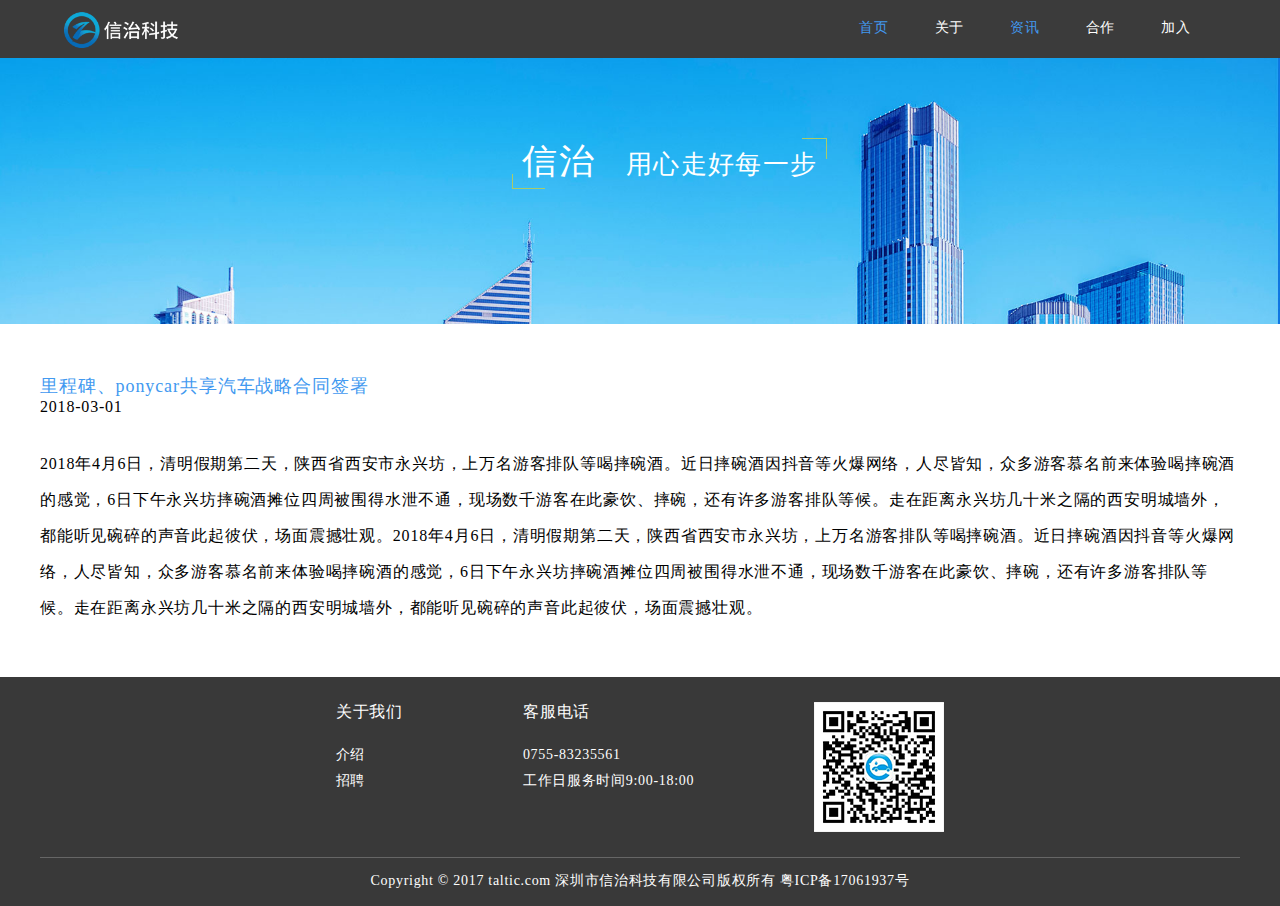
<file: news_details.html>
<!DOCTYPE html>
<html>
<head>
<meta charset="utf-8" />
<meta name="renderer" content="webkit">
<meta http-equiv="X-UA-Compatible" content="IE=edge,chrome=1" />
<meta name="viewport" content="width=device-width,initial-scale=1,minimum-scale=1,maximum-scale=1,user-scalable=no" />
<title></title>
</head>
<link rel="stylesheet" href="css/animate.min.css" />
<link rel="stylesheet" type="text/css" media="screen and (min-width:769px)" href="css/public_pc.css"/>
<link rel="stylesheet" type="text/css" media="screen and (max-width:768px)" href="css/public_m.css">
<!--[if IE]><link rel="stylesheet" type="text/css" href="css/ie.css" /> <![endif]-->
<body>
<header class="mobile_header mobile">
	<a href="javascript:history.back(-1)" class="leftCont">返回</a>
	<img src="images/logo.png">
	<a href="#" class="rightCont" rel="nofollow"></a>
</header>
<header class="header">
	<div class="wrap">
		<img src="images/logo.png" class="logo pc">
		<nav class="navs">
			<a href="index.html" class="activeNav">
				<i class="iconfont icon-home_x1 mobile unActive"></i>
				<i class="iconfont icon-home_s1 mobile active"></i>
				<span class="text">首页</span>
			</a>
			<a href="about.html">
				<i class="iconfont icon-about_x mobile unActive"></i>
				<i class="iconfont icon-about_s1 mobile active"></i>
				<span class="text">关于</span>
			</a>
			<a href="#" class="activeNav">
				<i class="iconfont icon-information_x mobile unActive"></i>
				<i class="iconfont icon-information_s1 mobile active"></i>
				<span class="text">资讯</span>
			</a>
			<a href="partner.html">
				<i class="iconfont icon-cooperation_x mobile unActive"></i>
				<i class="iconfont icon-cooperation_s mobile active"></i>
				<span class="text">合作</span>
			</a>
			<a href="join_city.html">
				<i class="iconfont icon-join_x mobile unActive"></i>
				<i class="iconfont icon-join_s mobile active"></i>
				<span class="text">加入</span>
			</a>
		</nav>
	</div>
</header>
<section class="bannerContainer2">
	<div class="wrap">
		<div class="imgbox">
			<img src="images/banner_news_pc.jpg" class="pc"/>
			<img src="images/banner_news_mobile.jpg" class="mobile"/>
		</div>
		<div class="information colorWhite animated bounceInLeft">
			<span>信治</span>&nbsp;&nbsp;&nbsp;&nbsp;用心走好每一步
		</div>
	</div>
</section>
<section class="newsContaienr">
	<div class="wrap">
		<div class="newsDetailsContainer">
			<h1 class="title">里程碑、ponycar共享汽车战略合同签署</h1>
			<p class="date">2018-03-01</p>
			<div class="articleCont">
				2018年4月6日，清明假期第二天，陕西省西安市永兴坊，上万名游客排队等喝摔碗酒。近日摔碗酒因抖音等火爆网络，人尽皆知，众多游客慕名前来体验喝摔碗酒的感觉，6日下午永兴坊摔碗酒摊位四周被围得水泄不通，现场数千游客在此豪饮、摔碗，还有许多游客排队等候。走在距离永兴坊几十米之隔的西安明城墙外，都能听见碗碎的声音此起彼伏，场面震撼壮观。2018年4月6日，清明假期第二天，陕西省西安市永兴坊，上万名游客排队等喝摔碗酒。近日摔碗酒因抖音等火爆网络，人尽皆知，众多游客慕名前来体验喝摔碗酒的感觉，6日下午永兴坊摔碗酒摊位四周被围得水泄不通，现场数千游客在此豪饮、摔碗，还有许多游客排队等候。走在距离永兴坊几十米之隔的西安明城墙外，都能听见碗碎的声音此起彼伏，场面震撼壮观。
			</div>
		</div>
	</div>
</section>
<footer class="footer">
	<div class="wrap">
		<div class="cont1">
			<div class="column col1">
				<div class="h1">关于我们</div>
				<a href="about.html">介绍</a>
				<a href="join_city.html">招聘</a>
			</div>
			<div class="column col2">
				<div class="h1">客服电话</div>
				<p>0755-83235561</p>
				<p>工作日服务时间9:00-18:00</p>
			</div>
			<div class="column col3">
				<img src="images/qrCode.png"/>
			</div>
		</div>
		<div class="cont2">
			Copyright © 2017 taltic.com 深圳市信治科技有限公司版权所有 粤ICP备17061937号
		</div>
	</div>
</footer>

<script src="js/jquery-1.11.0.js"></script>
<!--[if lt ie 9]> 
<script src="js/html5.min.js"></script>
<![endif]--> 
<script src="js/public.js"></script>
<script>
</script>
</body>
</html>
</file>
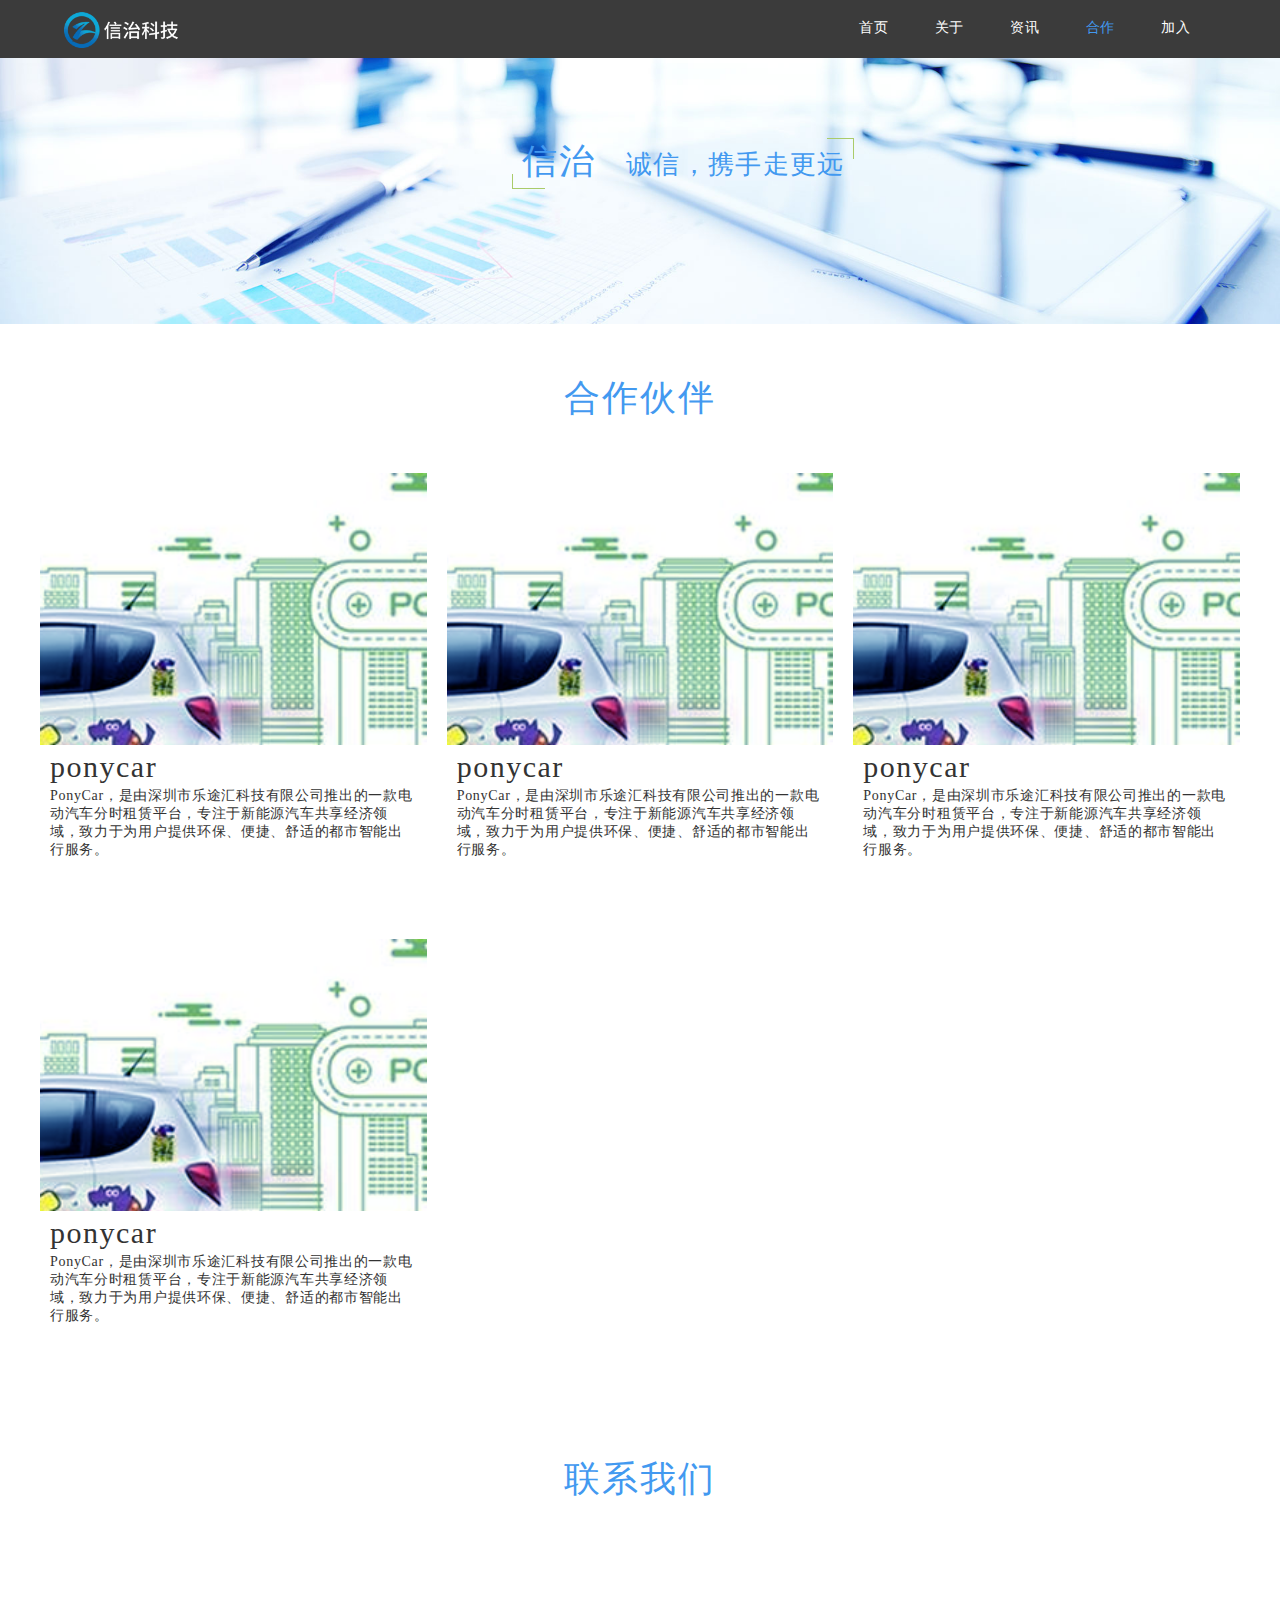
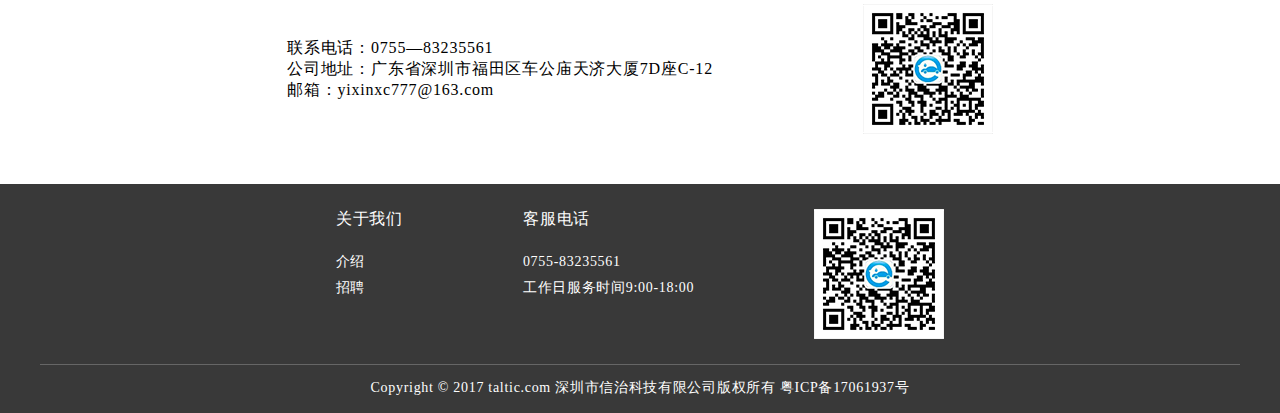
<file: partner.html>
<!DOCTYPE html>
<html>
<head>
<meta charset="utf-8" />
<meta name="renderer" content="webkit">
<meta http-equiv="X-UA-Compatible" content="IE=edge,chrome=1" />
<meta name="viewport" content="width=device-width,initial-scale=1,minimum-scale=1,maximum-scale=1,user-scalable=no" />
<title></title>
</head>
<link rel="stylesheet" href="css/animate.min.css" />
<link rel="stylesheet" type="text/css" media="screen and (min-width:769px)" href="css/public_pc.css"/>
<link rel="stylesheet" type="text/css" media="screen and (max-width:768px)" href="css/public_m.css">
<!--[if IE]><link rel="stylesheet" type="text/css" href="css/ie.css" /> <![endif]-->
<body>
<header class="mobile_header mobile">
	<a href="javascript:history.back(-1)" class="leftCont"></a>
	<img src="images/logo.png">
	<a href="#" class="rightCont" rel="nofollow"></a>
</header>
<header class="header">
	<div class="wrap">
		<img src="images/logo.png" class="logo pc">
		<nav class="navs">
			<a href="index.html">
				<i class="iconfont icon-home_x1 mobile unActive"></i>
				<i class="iconfont icon-home_s1 mobile active"></i>
				<span class="text">首页</span>
			</a>
			<a href="about.html">
				<i class="iconfont icon-about_x mobile unActive"></i>
				<i class="iconfont icon-about_s1 mobile active"></i>
				<span class="text">关于</span>
			</a>
			<a href="news.html">
				<i class="iconfont icon-information_x mobile unActive"></i>
				<i class="iconfont icon-information_s1 mobile active"></i>
				<span class="text">资讯</span>
			</a>
			<a href="#" class="activeNav">
				<i class="iconfont icon-cooperation_x mobile unActive"></i>
				<i class="iconfont icon-cooperation_s1 mobile active"></i>
				<span class="text">合作</span>
			</a>
			<a href="join_city.html">
				<i class="iconfont icon-join_x mobile unActive"></i>
				<i class="iconfont icon-join_s mobile active"></i>
				<span class="text">加入</span>
			</a>
		</nav>
	</div>
</header>
<section class="bannerContainer2">
	<div class="wrap">
		<div class="imgbox">
			<img src="images/banner_partner_pc.jpg" class="pc"/>
			<img src="im	ages/banner_partner_mobile.jpg" class="mobile"/>
		</div>
		<div class="information animated bounceInLeft">
			<span>信治</span>&nbsp;&nbsp;&nbsp;&nbsp;诚信，携手走更远
		</div>
	</div>
</section>
<section class="centerTitleCont">合作伙伴</section>
<section class="partnerContainer">
	<div class="wrap">
		<div class="list">
			<a href="#" class="item">
				<img src="images/news-fm.png"/>
				<div class="h1">ponycar</div>
				<p>PonyCar，是由深圳市乐途汇科技有限公司推出的一款电动汽车分时租赁平台，专注于新能源汽车共享经济领域，致力于为用户提供环保、便捷、舒适的都市智能出行服务。</p>
			</a>
			<a href="#" class="item">
				<img src="images/news-fm.png"/>
				<div class="h1">ponycar</div>
				<p>PonyCar，是由深圳市乐途汇科技有限公司推出的一款电动汽车分时租赁平台，专注于新能源汽车共享经济领域，致力于为用户提供环保、便捷、舒适的都市智能出行服务。</p>
			</a>
			<a href="#" class="item">
				<img src="images/news-fm.png"/>
				<div class="h1">ponycar</div>
				<p>PonyCar，是由深圳市乐途汇科技有限公司推出的一款电动汽车分时租赁平台，专注于新能源汽车共享经济领域，致力于为用户提供环保、便捷、舒适的都市智能出行服务。</p>
			</a>
			<a href="#" class="item">
				<img src="images/news-fm.png"/>
				<div class="h1">ponycar</div>
				<p>PonyCar，是由深圳市乐途汇科技有限公司推出的一款电动汽车分时租赁平台，专注于新能源汽车共享经济领域，致力于为用户提供环保、便捷、舒适的都市智能出行服务。</p>
			</a>
		</div>
	</div>
</section>
<section class="centerTitleCont contackTitle">联系我们</section>
<section class="contackContainer">
	<div class="wrap">
		<div class="container">
			<div class="textBox">
				<p><span>联系电话：</span>0755—83235561</p>
				<p><span>公司地址：</span>广东省深圳市福田区车公庙天济大厦7D座C-12</p>
				<p><span>邮箱：</span>yixinxc777@163.com</p>
			</div>
			<img src="images/qrCode.png" alt="" />
		</div>
	</div>
</section>
<footer class="footer">
	<div class="wrap">
		<div class="cont1">
			<div class="column col1">
				<div class="h1">关于我们</div>
				<a href="about.html">介绍</a>
				<a href="join_city.html">招聘</a>
			</div>
			<div class="column col2">
				<div class="h1">客服电话</div>
				<p>0755-83235561</p>
				<p>工作日服务时间9:00-18:00</p>
			</div>
			<div class="column col3">
				<img src="images/qrCode.png"/>
			</div>
		</div>
		<div class="cont2">
			Copyright © 2017 taltic.com 深圳市信治科技有限公司版权所有 粤ICP备17061937号
		</div>
	</div>
</footer>

<script src="js/jquery-1.11.0.js"></script>
<!--[if lt ie 9]> 
<script src="js/html5.min.js"></script>
<![endif]--> 
<script src="js/public.js"></script>
<script>
</script>
</body>
</html>
</file>
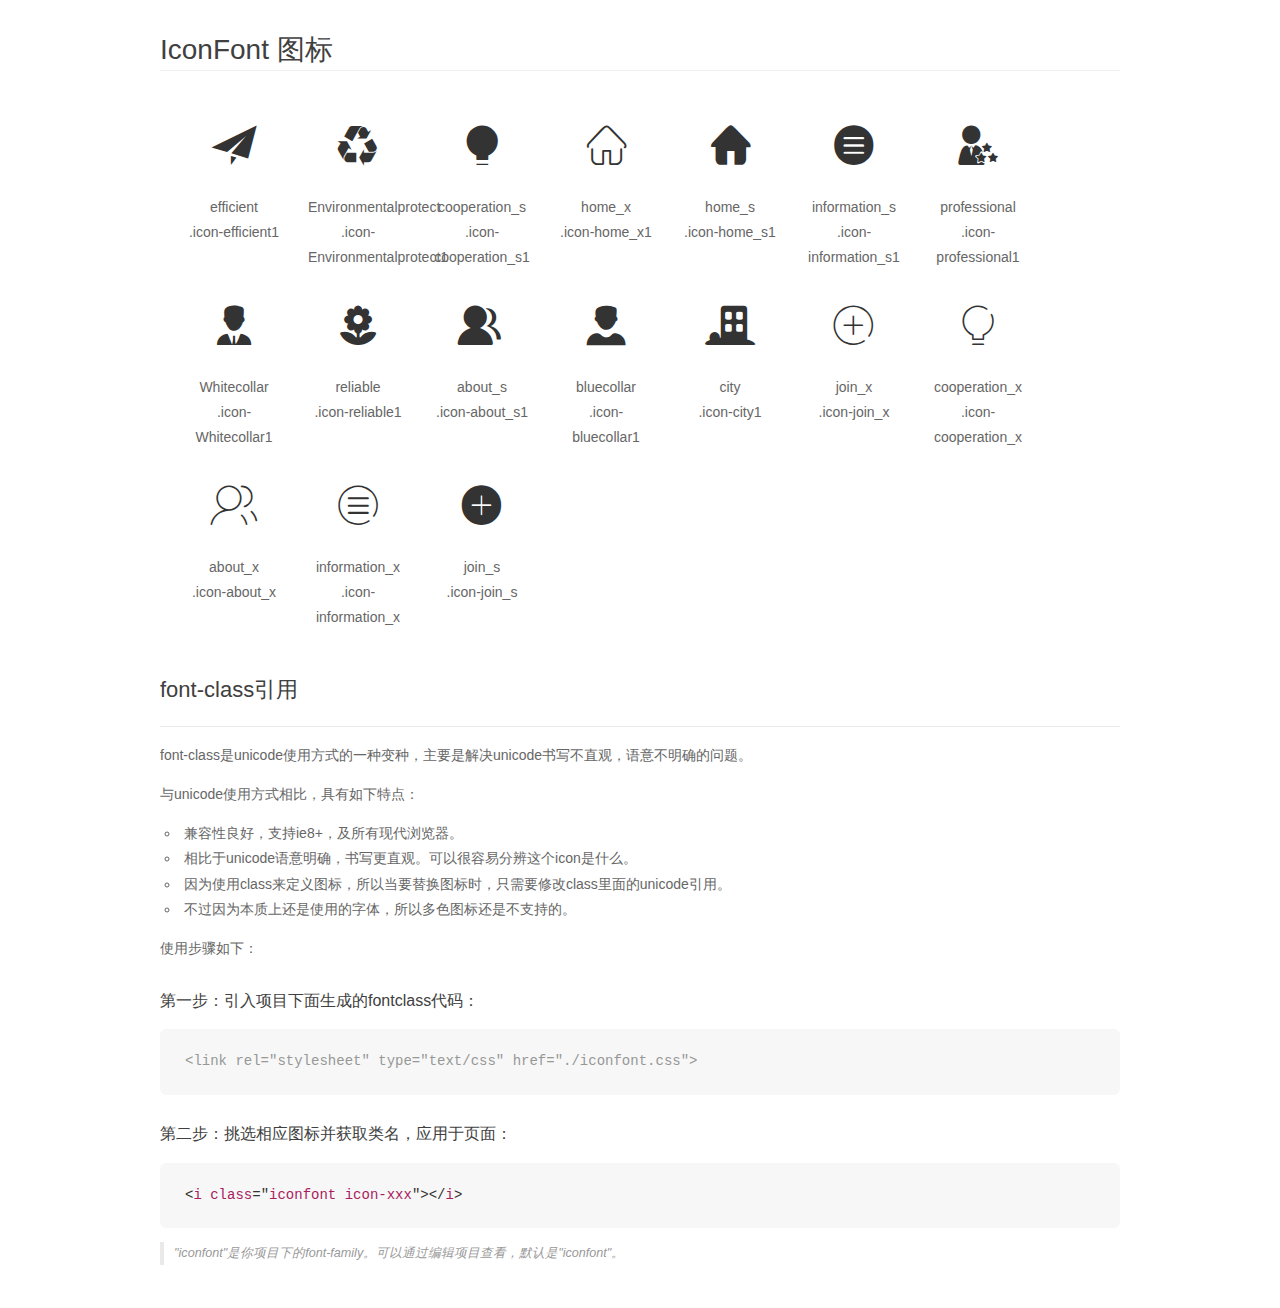
<file: fonts/demo_fontclass.html>
<!DOCTYPE html>
<html>
<head>
    <meta charset="utf-8"/>
    <title>IconFont</title>
    <link rel="stylesheet" href="demo.css">
    <link rel="stylesheet" href="iconfont.css">
</head>
<body>
    <div class="main markdown">
        <h1>IconFont 图标</h1>
        <ul class="icon_lists clear">
            
                <li>
                <i class="icon iconfont icon-efficient1"></i>
                    <div class="name">efficient</div>
                    <div class="fontclass">.icon-efficient1</div>
                </li>
            
                <li>
                <i class="icon iconfont icon-Environmentalprotect1"></i>
                    <div class="name">Environmentalprotect</div>
                    <div class="fontclass">.icon-Environmentalprotect1</div>
                </li>
            
                <li>
                <i class="icon iconfont icon-cooperation_s1"></i>
                    <div class="name">cooperation_s</div>
                    <div class="fontclass">.icon-cooperation_s1</div>
                </li>
            
                <li>
                <i class="icon iconfont icon-home_x1"></i>
                    <div class="name">home_x</div>
                    <div class="fontclass">.icon-home_x1</div>
                </li>
            
                <li>
                <i class="icon iconfont icon-home_s1"></i>
                    <div class="name">home_s</div>
                    <div class="fontclass">.icon-home_s1</div>
                </li>
            
                <li>
                <i class="icon iconfont icon-information_s1"></i>
                    <div class="name">information_s</div>
                    <div class="fontclass">.icon-information_s1</div>
                </li>
            
                <li>
                <i class="icon iconfont icon-professional1"></i>
                    <div class="name">professional</div>
                    <div class="fontclass">.icon-professional1</div>
                </li>
            
                <li>
                <i class="icon iconfont icon-Whitecollar1"></i>
                    <div class="name">Whitecollar</div>
                    <div class="fontclass">.icon-Whitecollar1</div>
                </li>
            
                <li>
                <i class="icon iconfont icon-reliable1"></i>
                    <div class="name">reliable</div>
                    <div class="fontclass">.icon-reliable1</div>
                </li>
            
                <li>
                <i class="icon iconfont icon-about_s1"></i>
                    <div class="name">about_s</div>
                    <div class="fontclass">.icon-about_s1</div>
                </li>
            
                <li>
                <i class="icon iconfont icon-bluecollar1"></i>
                    <div class="name">bluecollar</div>
                    <div class="fontclass">.icon-bluecollar1</div>
                </li>
            
                <li>
                <i class="icon iconfont icon-city1"></i>
                    <div class="name">city</div>
                    <div class="fontclass">.icon-city1</div>
                </li>
            
                <li>
                <i class="icon iconfont icon-join_x"></i>
                    <div class="name">join_x</div>
                    <div class="fontclass">.icon-join_x</div>
                </li>
            
                <li>
                <i class="icon iconfont icon-cooperation_x"></i>
                    <div class="name">cooperation_x</div>
                    <div class="fontclass">.icon-cooperation_x</div>
                </li>
            
                <li>
                <i class="icon iconfont icon-about_x"></i>
                    <div class="name">about_x</div>
                    <div class="fontclass">.icon-about_x</div>
                </li>
            
                <li>
                <i class="icon iconfont icon-information_x"></i>
                    <div class="name">information_x</div>
                    <div class="fontclass">.icon-information_x</div>
                </li>
            
                <li>
                <i class="icon iconfont icon-join_s"></i>
                    <div class="name">join_s</div>
                    <div class="fontclass">.icon-join_s</div>
                </li>
            
        </ul>

        <h2 id="font-class-">font-class引用</h2>
        <hr>

        <p>font-class是unicode使用方式的一种变种，主要是解决unicode书写不直观，语意不明确的问题。</p>
        <p>与unicode使用方式相比，具有如下特点：</p>
        <ul>
        <li>兼容性良好，支持ie8+，及所有现代浏览器。</li>
        <li>相比于unicode语意明确，书写更直观。可以很容易分辨这个icon是什么。</li>
        <li>因为使用class来定义图标，所以当要替换图标时，只需要修改class里面的unicode引用。</li>
        <li>不过因为本质上还是使用的字体，所以多色图标还是不支持的。</li>
        </ul>
        <p>使用步骤如下：</p>
        <h3 id="-fontclass-">第一步：引入项目下面生成的fontclass代码：</h3>


        <pre><code class="lang-js hljs javascript"><span class="hljs-comment">&lt;link rel="stylesheet" type="text/css" href="./iconfont.css"&gt;</span></code></pre>
        <h3 id="-">第二步：挑选相应图标并获取类名，应用于页面：</h3>
        <pre><code class="lang-css hljs">&lt;<span class="hljs-selector-tag">i</span> <span class="hljs-selector-tag">class</span>="<span class="hljs-selector-tag">iconfont</span> <span class="hljs-selector-tag">icon-xxx</span>"&gt;&lt;/<span class="hljs-selector-tag">i</span>&gt;</code></pre>
        <blockquote>
        <p>"iconfont"是你项目下的font-family。可以通过编辑项目查看，默认是"iconfont"。</p>
        </blockquote>
    </div>
</body>
</html>
</file>
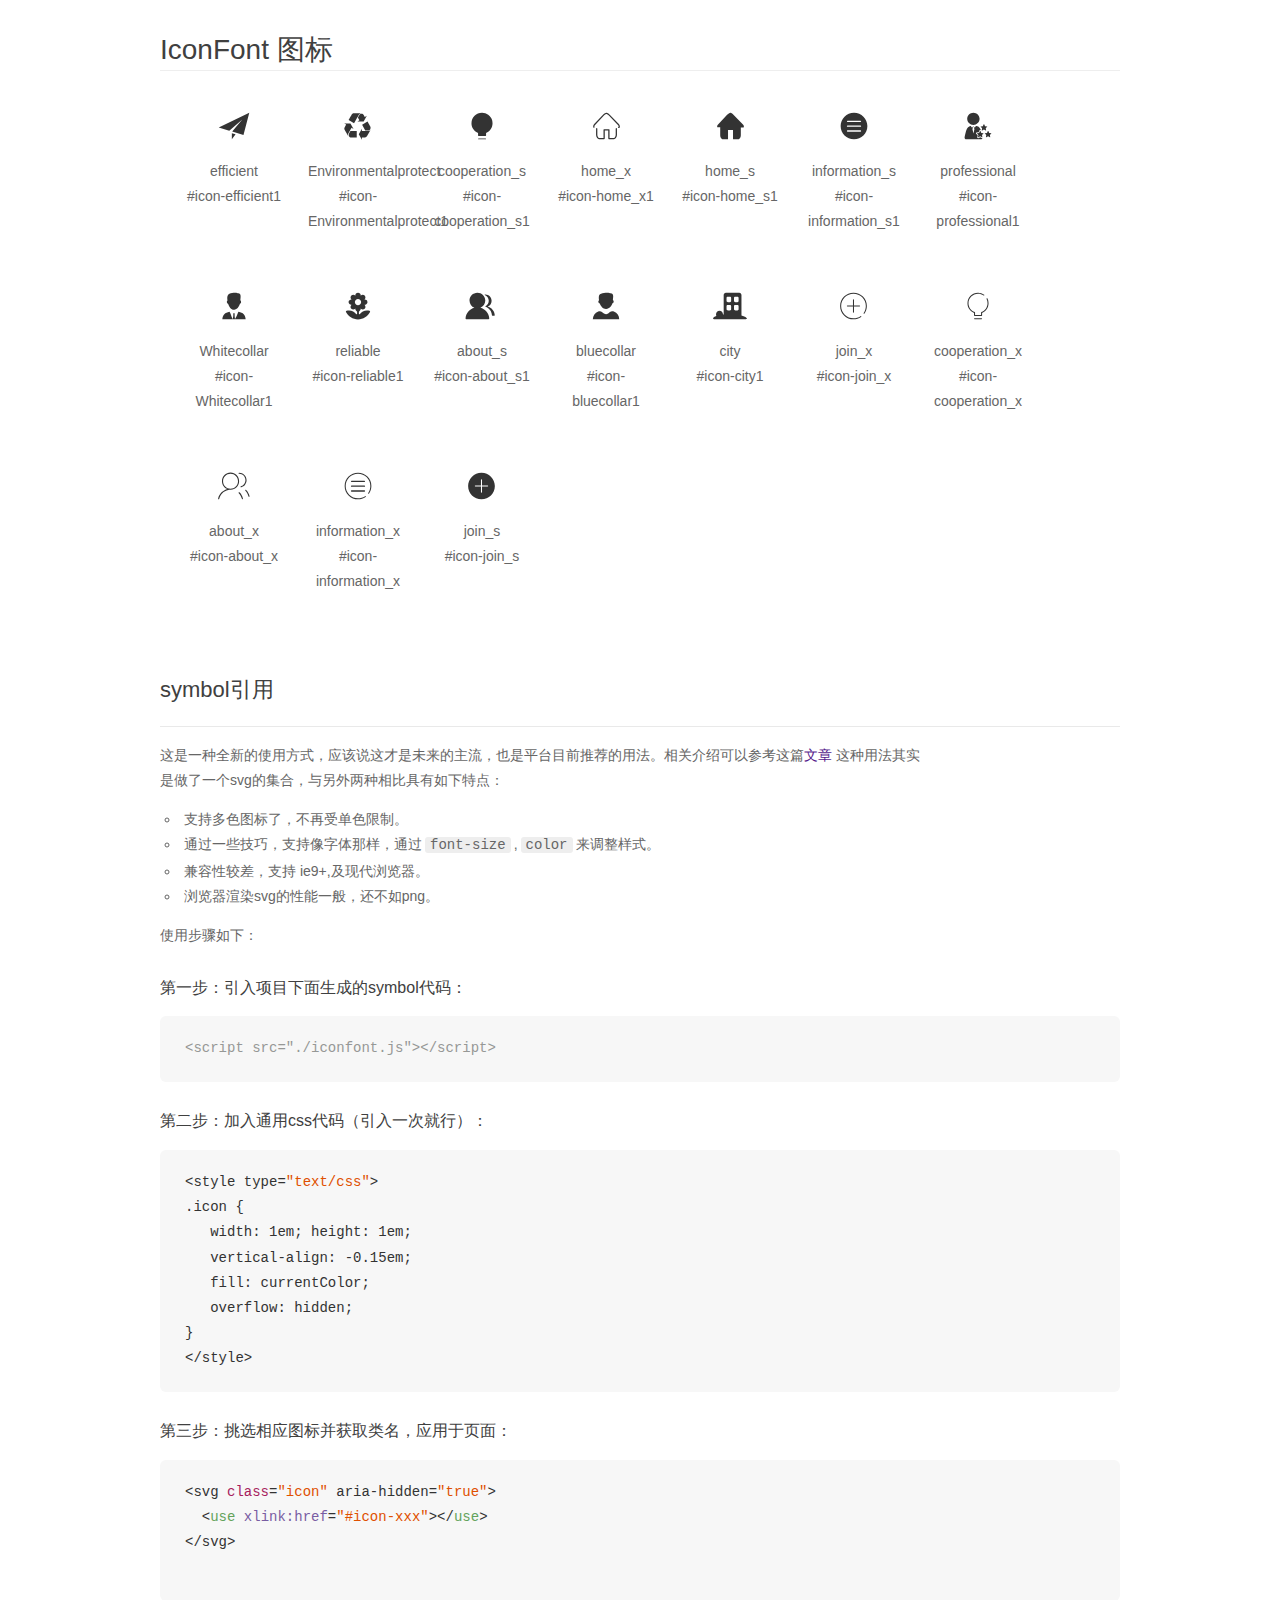
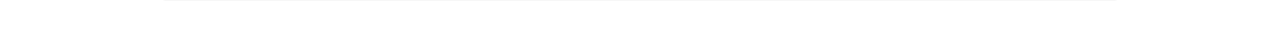
<file: fonts/demo_symbol.html>
<!DOCTYPE html>
<html>
<head>
    <meta charset="utf-8"/>
    <title>IconFont</title>
    <link rel="stylesheet" href="demo.css">
    <script src="iconfont.js"></script>

    <style type="text/css">
        .icon {
          /* 通过设置 font-size 来改变图标大小 */
          width: 1em; height: 1em;
          /* 图标和文字相邻时，垂直对齐 */
          vertical-align: -0.15em;
          /* 通过设置 color 来改变 SVG 的颜色/fill */
          fill: currentColor;
          /* path 和 stroke 溢出 viewBox 部分在 IE 下会显示
             normalize.css 中也包含这行 */
          overflow: hidden;
        }

    </style>
</head>
<body>
    <div class="main markdown">
        <h1>IconFont 图标</h1>
        <ul class="icon_lists clear">
            
                <li>
                    <svg class="icon" aria-hidden="true">
                        <use xlink:href="#icon-efficient1"></use>
                    </svg>
                    <div class="name">efficient</div>
                    <div class="fontclass">#icon-efficient1</div>
                </li>
            
                <li>
                    <svg class="icon" aria-hidden="true">
                        <use xlink:href="#icon-Environmentalprotect1"></use>
                    </svg>
                    <div class="name">Environmentalprotect</div>
                    <div class="fontclass">#icon-Environmentalprotect1</div>
                </li>
            
                <li>
                    <svg class="icon" aria-hidden="true">
                        <use xlink:href="#icon-cooperation_s1"></use>
                    </svg>
                    <div class="name">cooperation_s</div>
                    <div class="fontclass">#icon-cooperation_s1</div>
                </li>
            
                <li>
                    <svg class="icon" aria-hidden="true">
                        <use xlink:href="#icon-home_x1"></use>
                    </svg>
                    <div class="name">home_x</div>
                    <div class="fontclass">#icon-home_x1</div>
                </li>
            
                <li>
                    <svg class="icon" aria-hidden="true">
                        <use xlink:href="#icon-home_s1"></use>
                    </svg>
                    <div class="name">home_s</div>
                    <div class="fontclass">#icon-home_s1</div>
                </li>
            
                <li>
                    <svg class="icon" aria-hidden="true">
                        <use xlink:href="#icon-information_s1"></use>
                    </svg>
                    <div class="name">information_s</div>
                    <div class="fontclass">#icon-information_s1</div>
                </li>
            
                <li>
                    <svg class="icon" aria-hidden="true">
                        <use xlink:href="#icon-professional1"></use>
                    </svg>
                    <div class="name">professional</div>
                    <div class="fontclass">#icon-professional1</div>
                </li>
            
                <li>
                    <svg class="icon" aria-hidden="true">
                        <use xlink:href="#icon-Whitecollar1"></use>
                    </svg>
                    <div class="name">Whitecollar</div>
                    <div class="fontclass">#icon-Whitecollar1</div>
                </li>
            
                <li>
                    <svg class="icon" aria-hidden="true">
                        <use xlink:href="#icon-reliable1"></use>
                    </svg>
                    <div class="name">reliable</div>
                    <div class="fontclass">#icon-reliable1</div>
                </li>
            
                <li>
                    <svg class="icon" aria-hidden="true">
                        <use xlink:href="#icon-about_s1"></use>
                    </svg>
                    <div class="name">about_s</div>
                    <div class="fontclass">#icon-about_s1</div>
                </li>
            
                <li>
                    <svg class="icon" aria-hidden="true">
                        <use xlink:href="#icon-bluecollar1"></use>
                    </svg>
                    <div class="name">bluecollar</div>
                    <div class="fontclass">#icon-bluecollar1</div>
                </li>
            
                <li>
                    <svg class="icon" aria-hidden="true">
                        <use xlink:href="#icon-city1"></use>
                    </svg>
                    <div class="name">city</div>
                    <div class="fontclass">#icon-city1</div>
                </li>
            
                <li>
                    <svg class="icon" aria-hidden="true">
                        <use xlink:href="#icon-join_x"></use>
                    </svg>
                    <div class="name">join_x</div>
                    <div class="fontclass">#icon-join_x</div>
                </li>
            
                <li>
                    <svg class="icon" aria-hidden="true">
                        <use xlink:href="#icon-cooperation_x"></use>
                    </svg>
                    <div class="name">cooperation_x</div>
                    <div class="fontclass">#icon-cooperation_x</div>
                </li>
            
                <li>
                    <svg class="icon" aria-hidden="true">
                        <use xlink:href="#icon-about_x"></use>
                    </svg>
                    <div class="name">about_x</div>
                    <div class="fontclass">#icon-about_x</div>
                </li>
            
                <li>
                    <svg class="icon" aria-hidden="true">
                        <use xlink:href="#icon-information_x"></use>
                    </svg>
                    <div class="name">information_x</div>
                    <div class="fontclass">#icon-information_x</div>
                </li>
            
                <li>
                    <svg class="icon" aria-hidden="true">
                        <use xlink:href="#icon-join_s"></use>
                    </svg>
                    <div class="name">join_s</div>
                    <div class="fontclass">#icon-join_s</div>
                </li>
            
        </ul>


        <h2 id="symbol-">symbol引用</h2>
        <hr>

        <p>这是一种全新的使用方式，应该说这才是未来的主流，也是平台目前推荐的用法。相关介绍可以参考这篇<a href="">文章</a>
        这种用法其实是做了一个svg的集合，与另外两种相比具有如下特点：</p>
        <ul>
          <li>支持多色图标了，不再受单色限制。</li>
          <li>通过一些技巧，支持像字体那样，通过<code>font-size</code>,<code>color</code>来调整样式。</li>
          <li>兼容性较差，支持 ie9+,及现代浏览器。</li>
          <li>浏览器渲染svg的性能一般，还不如png。</li>
        </ul>
        <p>使用步骤如下：</p>
        <h3 id="-symbol-">第一步：引入项目下面生成的symbol代码：</h3>
        <pre><code class="lang-js hljs javascript"><span class="hljs-comment">&lt;script src="./iconfont.js"&gt;&lt;/script&gt;</span></code></pre>
        <h3 id="-css-">第二步：加入通用css代码（引入一次就行）：</h3>
        <pre><code class="lang-js hljs javascript">&lt;style type=<span class="hljs-string">"text/css"</span>&gt;
.icon {
   width: <span class="hljs-number">1</span>em; height: <span class="hljs-number">1</span>em;
   vertical-align: <span class="hljs-number">-0.15</span>em;
   fill: currentColor;
   overflow: hidden;
}
&lt;<span class="hljs-regexp">/style&gt;</span></code></pre>
        <h3 id="-">第三步：挑选相应图标并获取类名，应用于页面：</h3>
        <pre><code class="lang-js hljs javascript">&lt;svg <span class="hljs-class"><span class="hljs-keyword">class</span></span>=<span class="hljs-string">"icon"</span> aria-hidden=<span class="hljs-string">"true"</span>&gt;<span class="xml"><span class="hljs-tag">
  &lt;<span class="hljs-name">use</span> <span class="hljs-attr">xlink:href</span>=<span class="hljs-string">"#icon-xxx"</span>&gt;</span><span class="hljs-tag">&lt;/<span class="hljs-name">use</span>&gt;</span>
</span>&lt;<span class="hljs-regexp">/svg&gt;
        </span></code></pre>
    </div>
</body>
</html>
</file>
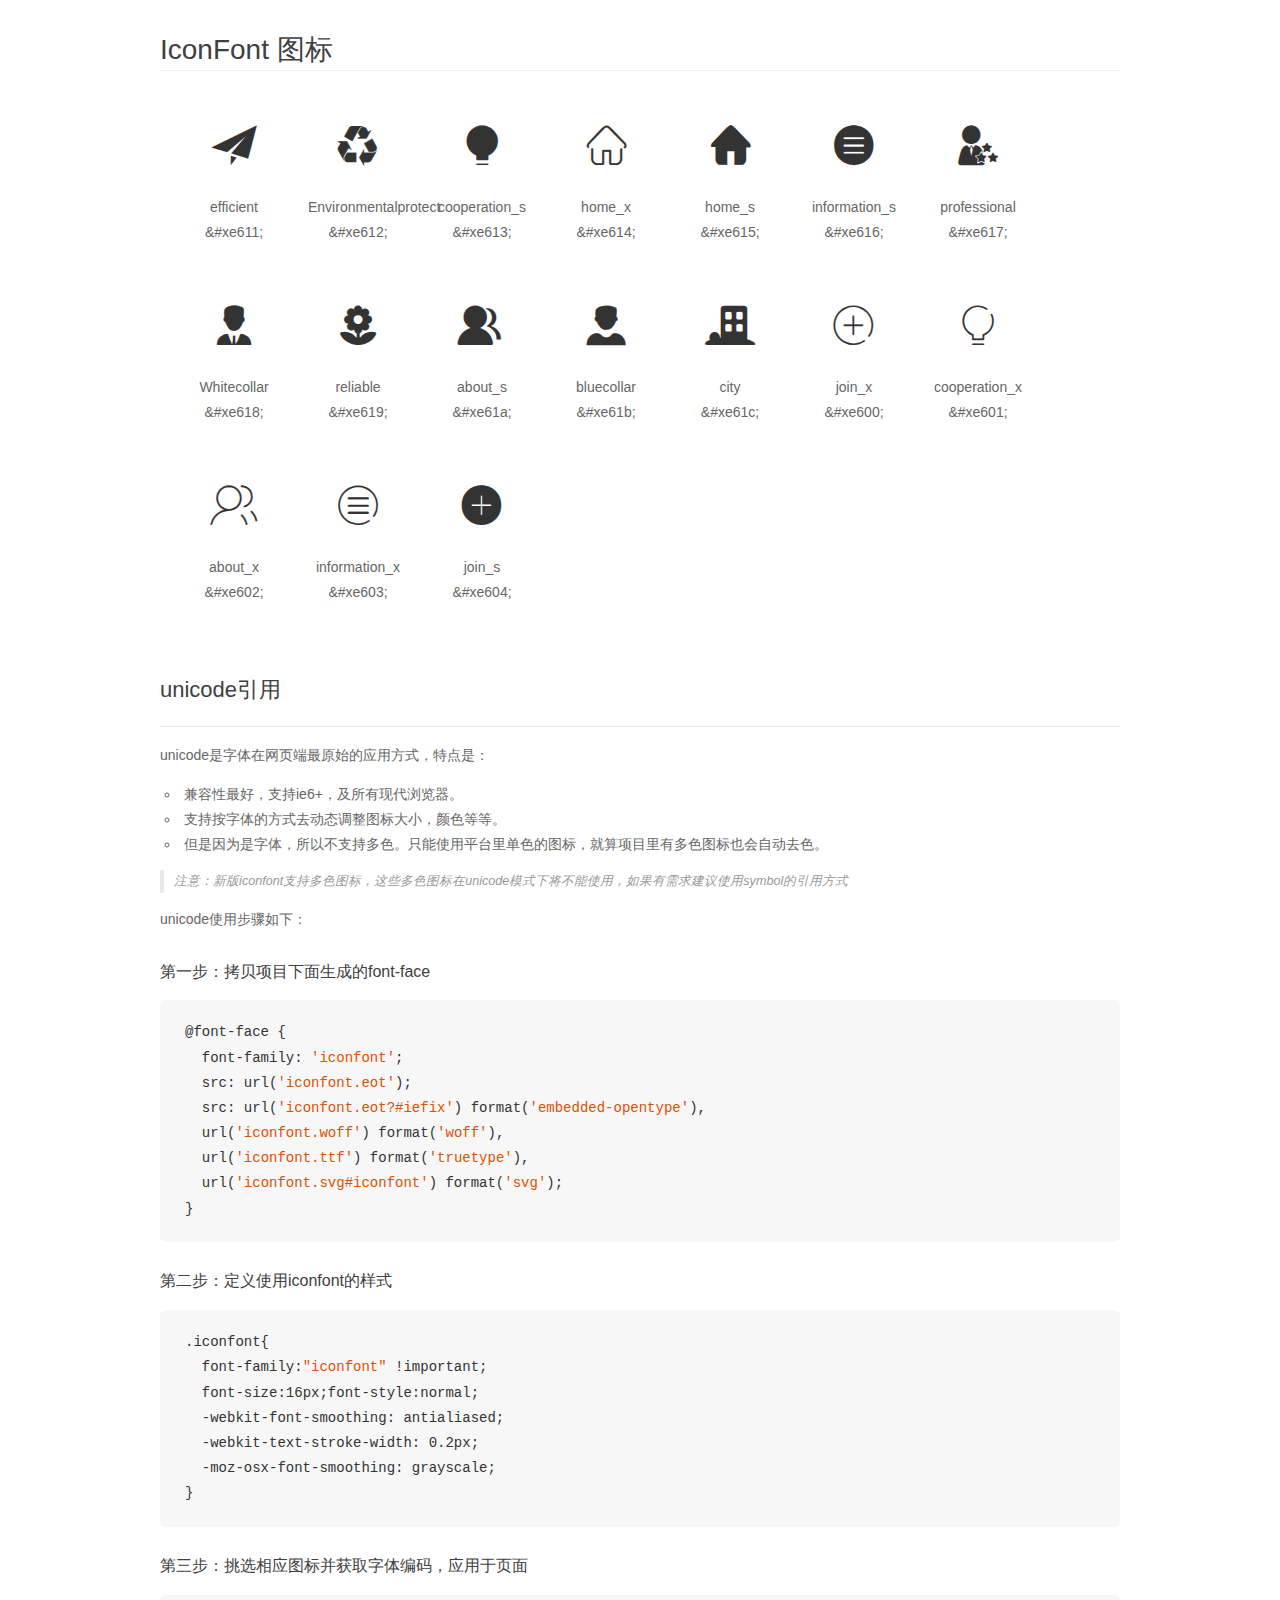
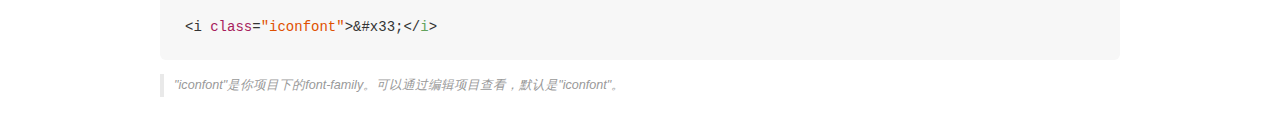
<file: fonts/demo_unicode.html>
<!DOCTYPE html>
<html>
<head>
    <meta charset="utf-8"/>
    <title>IconFont</title>
    <link rel="stylesheet" href="demo.css">

    <style type="text/css">

        @font-face {font-family: "iconfont";
          src: url('iconfont.eot'); /* IE9*/
          src: url('iconfont.eot#iefix') format('embedded-opentype'), /* IE6-IE8 */
          url('iconfont.woff') format('woff'), /* chrome, firefox */
          url('iconfont.ttf') format('truetype'), /* chrome, firefox, opera, Safari, Android, iOS 4.2+*/
          url('iconfont.svg#iconfont') format('svg'); /* iOS 4.1- */
        }

        .iconfont {
          font-family:"iconfont" !important;
          font-size:16px;
          font-style:normal;
          -webkit-font-smoothing: antialiased;
          -webkit-text-stroke-width: 0.2px;
          -moz-osx-font-smoothing: grayscale;
        }

    </style>
</head>
<body>
    <div class="main markdown">
        <h1>IconFont 图标</h1>
        <ul class="icon_lists clear">
            
                <li>
                <i class="icon iconfont">&#xe611;</i>
                    <div class="name">efficient</div>
                    <div class="code">&amp;#xe611;</div>
                </li>
            
                <li>
                <i class="icon iconfont">&#xe612;</i>
                    <div class="name">Environmentalprotect</div>
                    <div class="code">&amp;#xe612;</div>
                </li>
            
                <li>
                <i class="icon iconfont">&#xe613;</i>
                    <div class="name">cooperation_s</div>
                    <div class="code">&amp;#xe613;</div>
                </li>
            
                <li>
                <i class="icon iconfont">&#xe614;</i>
                    <div class="name">home_x</div>
                    <div class="code">&amp;#xe614;</div>
                </li>
            
                <li>
                <i class="icon iconfont">&#xe615;</i>
                    <div class="name">home_s</div>
                    <div class="code">&amp;#xe615;</div>
                </li>
            
                <li>
                <i class="icon iconfont">&#xe616;</i>
                    <div class="name">information_s</div>
                    <div class="code">&amp;#xe616;</div>
                </li>
            
                <li>
                <i class="icon iconfont">&#xe617;</i>
                    <div class="name">professional</div>
                    <div class="code">&amp;#xe617;</div>
                </li>
            
                <li>
                <i class="icon iconfont">&#xe618;</i>
                    <div class="name">Whitecollar</div>
                    <div class="code">&amp;#xe618;</div>
                </li>
            
                <li>
                <i class="icon iconfont">&#xe619;</i>
                    <div class="name">reliable</div>
                    <div class="code">&amp;#xe619;</div>
                </li>
            
                <li>
                <i class="icon iconfont">&#xe61a;</i>
                    <div class="name">about_s</div>
                    <div class="code">&amp;#xe61a;</div>
                </li>
            
                <li>
                <i class="icon iconfont">&#xe61b;</i>
                    <div class="name">bluecollar</div>
                    <div class="code">&amp;#xe61b;</div>
                </li>
            
                <li>
                <i class="icon iconfont">&#xe61c;</i>
                    <div class="name">city</div>
                    <div class="code">&amp;#xe61c;</div>
                </li>
            
                <li>
                <i class="icon iconfont">&#xe600;</i>
                    <div class="name">join_x</div>
                    <div class="code">&amp;#xe600;</div>
                </li>
            
                <li>
                <i class="icon iconfont">&#xe601;</i>
                    <div class="name">cooperation_x</div>
                    <div class="code">&amp;#xe601;</div>
                </li>
            
                <li>
                <i class="icon iconfont">&#xe602;</i>
                    <div class="name">about_x</div>
                    <div class="code">&amp;#xe602;</div>
                </li>
            
                <li>
                <i class="icon iconfont">&#xe603;</i>
                    <div class="name">information_x</div>
                    <div class="code">&amp;#xe603;</div>
                </li>
            
                <li>
                <i class="icon iconfont">&#xe604;</i>
                    <div class="name">join_s</div>
                    <div class="code">&amp;#xe604;</div>
                </li>
            
        </ul>
        <h2 id="unicode-">unicode引用</h2>
        <hr>

        <p>unicode是字体在网页端最原始的应用方式，特点是：</p>
        <ul>
        <li>兼容性最好，支持ie6+，及所有现代浏览器。</li>
        <li>支持按字体的方式去动态调整图标大小，颜色等等。</li>
        <li>但是因为是字体，所以不支持多色。只能使用平台里单色的图标，就算项目里有多色图标也会自动去色。</li>
        </ul>
        <blockquote>
        <p>注意：新版iconfont支持多色图标，这些多色图标在unicode模式下将不能使用，如果有需求建议使用symbol的引用方式</p>
        </blockquote>
        <p>unicode使用步骤如下：</p>
        <h3 id="-font-face">第一步：拷贝项目下面生成的font-face</h3>
        <pre><code class="lang-js hljs javascript">@font-face {
  font-family: <span class="hljs-string">'iconfont'</span>;
  src: url(<span class="hljs-string">'iconfont.eot'</span>);
  src: url(<span class="hljs-string">'iconfont.eot?#iefix'</span>) format(<span class="hljs-string">'embedded-opentype'</span>),
  url(<span class="hljs-string">'iconfont.woff'</span>) format(<span class="hljs-string">'woff'</span>),
  url(<span class="hljs-string">'iconfont.ttf'</span>) format(<span class="hljs-string">'truetype'</span>),
  url(<span class="hljs-string">'iconfont.svg#iconfont'</span>) format(<span class="hljs-string">'svg'</span>);
}
</code></pre>
        <h3 id="-iconfont-">第二步：定义使用iconfont的样式</h3>
        <pre><code class="lang-js hljs javascript">.iconfont{
  font-family:<span class="hljs-string">"iconfont"</span> !important;
  font-size:<span class="hljs-number">16</span>px;font-style:normal;
  -webkit-font-smoothing: antialiased;
  -webkit-text-stroke-width: <span class="hljs-number">0.2</span>px;
  -moz-osx-font-smoothing: grayscale;
}
</code></pre>
        <h3 id="-">第三步：挑选相应图标并获取字体编码，应用于页面</h3>
        <pre><code class="lang-js hljs javascript">&lt;i <span class="hljs-class"><span class="hljs-keyword">class</span></span>=<span class="hljs-string">"iconfont"</span>&gt;&amp;#x33;<span class="xml"><span class="hljs-tag">&lt;/<span class="hljs-name">i</span>&gt;</span></span></code></pre>

        <blockquote>
        <p>"iconfont"是你项目下的font-family。可以通过编辑项目查看，默认是"iconfont"。</p>
        </blockquote>
    </div>


</body>
</html>
</file>
<file: css/public_pc.css>
@import "../fonts/iconfont.css";
@import "../fonts/SOURCEHANSANSCN-REGULAR.css";
* {
  margin: 0;
  padding: 0;
  list-style: none;
  font-family: 'SOURCEHANSANSCN-REGULAR';
  font-weight: 400;
  letter-spacing: 0.05em;
}
a {
  color: #333333;
  text-decoration: none;
}
html {
  background-color: #f5f5f5;
  width: 100%;
  height: 100%;
}
body {
  padding-top: 58px;
}
.mobile {
  display: none;
}
.wrap {
  width: 1200px;
  max-width: 1920px;
  margin: 0 auto;
}
.wrap:after {
  content: "-";
  display: block;
  width: 0;
  height: 0;
  font-size: 0;
  clear: both;
}
header.header {
  width: 100%;
  height: 58px;
  line-height: 58px;
  background-color: #3b3b3b;
  position: fixed;
  top: 0;
  z-index: 100000;
}
header.header .wrap {
  width: 100%;
}
header.header .logo {
  width: 114px;
  height: 36px;
  float: left;
  margin-top: 12px;
  margin-left: 5%;
}
header.header .navs {
  float: right;
  margin-right: 7%;
}
header.header .navs a {
  display: block;
  float: left;
  font-size: 14px;
  color: #fff;
  margin-right: 46px;
}
header.header .navs a.activeNav {
  color: #4299f0;
}
header.header .navs a:hover {
  color: #4299f0;
}
header.header .navs a:last-of-type {
  margin-right: 0;
}
header.header .navs a i.iconfont {
  margin-right: 5px;
}
.bannerContainer {
  width: 100%;
}
.bannerContainer .wrap {
  width: 100%;
  max-width: 1920px;
  position: relative;
}
.bannerContainer .wrap .imgbox {
  width: 100%;
  height: 100%;
}
.bannerContainer .wrap .imgbox img {
  width: 100%;
  display: block;
}
.bannerContainer .wrap .information {
  width: 426px;
  position: absolute;
  top: 22%;
  left: 30%;
}
.bannerContainer .wrap .information .h1 {
  font-size: 64px;
  font-weight: 700;
  color: #4299f0;
}
.bannerContainer .wrap .information p {
  display: block;
  position: relative;
  width: 100%;
  font-size: 40px;
  font-weight: 100;
  color: #4299f0;
  line-height: 67px;
  text-align: center;
}
.bannerContainer .wrap .information p:before {
  content: '-';
  font-size: 0;
  width: 8%;
  height: 1px;
  background-color: #aacb6a;
  position: absolute;
  top: 0;
  right: 0;
}
.bannerContainer .wrap .information p:after {
  content: '-';
  font-size: 0;
  height: 50%;
  width: 1px;
  background-color: #aacb6a;
  position: absolute;
  top: 0;
  right: 0;
}
.bannerContainer .wrap .information:before {
  content: '-';
  font-size: 0;
  width: 8%;
  height: 1px;
  background-color: #aacb6a;
  position: absolute;
  bottom: 0;
  left: 0;
}
.bannerContainer .wrap .information:after {
  content: '-';
  font-size: 0;
  height: 20%;
  width: 1px;
  background-color: #aacb6a;
  position: absolute;
  bottom: 0;
  left: 0;
}
@media only screen and (min-width: 769px) and (max-width: 1920px) {
  .bannerContainer .wrap .information {
    width: 22.187vw;
    left: 30vw;
    top: 8vw;
  }
  .bannerContainer .wrap .information .h1 {
    font-size: 3.333vw;
  }
  .bannerContainer .wrap .information p {
    font-size: 2.083vw;
    line-height: 3.489vw;
  }
}
.bannerContainer2 {
  width: 100%;
}
.bannerContainer2 .wrap {
  width: 100%;
  max-width: 1920px;
  position: relative;
}
.bannerContainer2 .wrap .imgbox {
  width: 100%;
  height: 100%;
}
.bannerContainer2 .wrap .imgbox img.pc {
  width: 100%;
  display: block;
}
.bannerContainer2 .wrap .information {
  line-height: 75px;
  position: absolute;
  top: 30%;
  left: 40%;
  font-size: 38px;
  font-weight: 200;
  padding-right: 10px;
  color: #4299f0;
}
.bannerContainer2 .wrap .information.colorWhite {
  color: white;
}
.bannerContainer2 .wrap .information span {
  display: inline-block;
  position: relative;
  font-size: 50px;
  font-weight: 200;
  padding-left: 10px;
}
.bannerContainer2 .wrap .information span:before {
  content: '-';
  font-size: 0;
  width: 40%;
  height: 1px;
  background-color: #aacb6a;
  position: absolute;
  bottom: 0;
  left: 0;
}
.bannerContainer2 .wrap .information span:after {
  content: '-';
  font-size: 0;
  height: 30%;
  width: 1px;
  background-color: #aacb6a;
  position: absolute;
  bottom: 0;
  left: 0;
}
.bannerContainer2 .wrap .information:before {
  content: '-';
  font-size: 0;
  width: 8%;
  height: 1px;
  background-color: #aacb6a;
  position: absolute;
  top: 0;
  right: 0;
}
.bannerContainer2 .wrap .information:after {
  content: '-';
  font-size: 0;
  height: 40%;
  width: 1px;
  background-color: #aacb6a;
  position: absolute;
  top: 0;
  right: 0;
}
@media only screen and (min-width: 769px) and (max-width: 1920px) {
  .bannerContainer2 .wrap .information {
    line-height: 4vw;
    font-size: 2vw;
  }
  .bannerContainer2 .wrap .information span {
    font-size: 2.7vw;
  }
}
.serviceContainer {
  background-color: #fff;
  padding-top: 88px;
  padding-bottom: 260px;
}
.serviceContainer .serviceTitle {
  font-size: 36px;
  color: #4299f0;
  text-align: center;
}
.serviceContainer .serviceTitle2 {
  font-size: 14px;
  color: #111111;
  text-align: center;
  margin-top: 10px;
  font-weight: 200;
}
.serviceContainer .maincont {
  display: flex;
  margin-top: 50px;
}
.serviceContainer .maincont .itemCont {
  width: 25%;
  flex: 1;
  text-align: center;
  margin: 0 20px;
  font-weight: 400;
}
.serviceContainer .maincont .itemCont i {
  font-size: 60px;
  color: #4299f0;
}
.serviceContainer .maincont .itemCont .h1 {
  font-size: 20px;
  color: #4299f0;
  font-weight: 400;
  margin-top: 5px;
}
.serviceContainer .maincont .itemCont p {
  font-size: 14px;
  color: #b1b1b1;
  margin-top: 20px;
}
.briefContainer {
  background-color: #fafafa;
  height: 500px;
}
.briefContainer .wrap {
  display: flex;
  align-items: center;
  justify-content: center;
}
.briefContainer .wrap .image {
  width: 437px;
  height: 580px;
  margin: -52px 10% 0 10%;
}
.briefContainer .wrap .informationCont {
  flex: 1;
  margin-right: 30px;
}
.briefContainer .wrap .informationCont .h1 {
  font-size: 30px;
  color: #4299f0;
  font-weight: 700;
  margin-bottom: 20px;
}
.briefContainer .wrap .informationCont p {
  font-size: 16px;
  color: #111111;
  line-height: 28px;
}
.briefContainer .wrap .informationCont a._btn {
  display: block;
  width: 138px;
  height: 38px;
  font-size: 16px;
  line-height: 38px;
  border: 1px solid #4299f0;
  color: #4299f0;
  text-align: center;
  margin-top: 30px;
}
.newContianer_index {
  background-color: #fff;
  padding-top: 160px;
  padding-bottom: 55px;
}
.newContianer_index .titleCont {
  font-size: 36px;
  font-weight: 700;
  color: #4299f0;
  text-align: center;
}
.newContianer_index .listCont {
  margin-top: 50px;
  overflow: hidden;
}
.newContianer_index .listCont li {
  width: calc((100% - 30px)/4);
  float: left;
  position: relative;
  box-sizing: border-box;
  margin-right: 10px;
}
.newContianer_index .listCont li img {
  width: 100%;
}
.newContianer_index .listCont li .articleCont {
  width: 100%;
  height: 100%;
  position: absolute;
  display: flex;
  justify-content: center;
  align-items: center;
  top: 0;
  background-color: #4299f0;
  display: none;
}
.newContianer_index .listCont li .articleCont .box {
  padding: 0 10px;
  text-align: center;
  color: #fff;
}
.newContianer_index .listCont li .articleCont .box .h1 {
  font-size: 16px;
  font-weight: 400;
}
.newContianer_index .listCont li .articleCont .box span {
  display: block;
  font-size: 20px;
  font-weight: 700;
  margin-right: 10px;
}
.newContianer_index .listCont li:last-of-type {
  margin-right: 0;
}
.newContianer_index .listCont li:hover .articleCont {
  display: flex;
}
.newContianer_index .moreCont {
  text-align: right;
}
.newContianer_index .moreCont a {
  display: inline-block;
  width: 138px;
  height: 38px;
  font-size: 16px;
  line-height: 38px;
  border: 1px solid #4299f0;
  color: #4299f0;
  text-align: center;
  margin-top: 30px;
}
footer.footer {
  background-color: #393939;
}
footer.footer .cont1 {
  padding: 25px 0;
  display: flex;
  justify-content: center;
  border-bottom: 1px solid #666666;
}
footer.footer .cont1 .column {
  margin: 0 60px;
}
footer.footer .cont1 .col1 .h1 {
  font-size: 16px;
  color: #fefefe;
  margin-bottom: 20px;
}
footer.footer .cont1 .col1 a {
  font-size: 14px;
  color: #fefefe;
  line-height: 26px;
  display: block;
}
footer.footer .cont1 .col2 .h1 {
  font-size: 16px;
  color: #fefefe;
  margin-bottom: 20px;
}
footer.footer .cont1 .col2 p {
  font-size: 14px;
  line-height: 26px;
  color: #fefefe;
  display: block;
}
footer.footer .cont2 {
  color: #fefefe;
  font-size: 14px;
  line-height: 48px;
  text-align: center;
  font-weight: 200;
}
footer.footer .col3 img {
  width: 130px;
  display: block;
}
.centerTitleCont {
  text-align: center;
  font-size: 36px;
  color: #4299f0;
  background-color: #fff;
  padding: 50px 0;
}
.briefIntroduction {
  background-color: #fff;
}
.briefIntroduction .content p {
  font-size: 16px;
  color: #111;
  font-weight: 200;
  line-height: 28px;
  margin-bottom: 20px;
}
.briefIntroduction .content p:last-of-type {
  margin: 0;
}
.memorabiliaContainer {
  background-color: #fafafa;
  padding: 100px 0;
}
.memorabiliaContainer .timeAxisContainer .item .yearCont {
  height: 56px;
  overflow: hidden;
}
.memorabiliaContainer .timeAxisContainer .item .yearCont .icon {
  display: block;
  float: left;
  position: relative;
  width: 90px;
  height: 56px;
  border-right: 3px solid #4299f0;
}
.memorabiliaContainer .timeAxisContainer .item .yearCont .icon img {
  position: absolute;
  right: -11px;
  top: 0;
}
.memorabiliaContainer .timeAxisContainer .item .yearCont .text {
  float: left;
  margin-left: 30px;
  display: block;
  height: 56px;
  font-size: 20px;
  line-height: 38px;
  font-weight: 700;
  color: #111;
}
.memorabiliaContainer .timeAxisContainer .item .monthCont {
  overflow: hidden;
}
.memorabiliaContainer .timeAxisContainer .item .monthCont dt {
  width: 90px;
  line-height: 33px;
  float: left;
  position: relative;
  color: #4299f0;
}
.memorabiliaContainer .timeAxisContainer .item .monthCont dt img.icon {
  position: absolute;
  right: -8px;
  top: 0;
}
.memorabiliaContainer .timeAxisContainer .item .monthCont dd {
  float: left;
  border-left: 3px solid #4299f0;
  padding-bottom: 28px;
}
.memorabiliaContainer .timeAxisContainer .item .monthCont dd .box {
  padding: 20px 30px;
  border-radius: 5px;
  background-color: #fff;
  margin-left: 27px;
}
.memorabiliaContainer .timeAxisContainer .item .monthCont dd .box .h1 {
  font-size: 20px;
  font-weight: 400;
  color: #111;
}
.memorabiliaContainer .timeAxisContainer .item .monthCont dd .box p {
  font-size: 16px;
  font-weight: 200;
}
.memorabiliaContainer .timeAxisContainer .item:last-of-type .monthCont:last-of-type dd {
  border: none;
}
.cultureTit {
  padding-bottom: 0;
}
.cultureContainer {
  background-color: #fff;
}
.cultureContainer .wrap {
  height: 762px;
  background: url(../images/culture_bg.jpg) no-repeat;
  background-position: right center;
  overflow: hidden;
}
.cultureContainer .wrap .listCont {
  font-size: 16px;
  margin-top: 110px;
}
.cultureContainer .wrap .listCont li {
  color: #111;
  font-weight: 200;
  line-height: 48px;
}
.cultureContainer .wrap .listCont li span {
  display: inline-block;
  width: 140px;
  font-weight: 400;
  position: relative;
  text-indent: 20px;
}
.cultureContainer .wrap .listCont li span:before {
  content: '-';
  font-size: 0;
  width: 10px;
  height: 10px;
  background-color: #4299f0;
  position: absolute;
  left: 0;
  top: 19px;
}
@media only screen and (min-width: 769px) and (max-width: 1920px) {
  .cultureContainer .wrap {
    background-size: 70%;
  }
}
.newsContaienr {
  background-color: #fff;
}
.newsContaienr .newsListContainer {
  padding-bottom: 80px;
}
.newsContaienr .newsListContainer .list {
  border-top: 24px solid #fafafa;
  padding-top: 38px;
}
.newsContaienr .newsListContainer .list .box {
  display: flex;
  width: 100%;
  height: 190px;
  padding: 15px 0;
  border-bottom: 1px solid #ebebeb;
}
.newsContaienr .newsListContainer .list .box:hover {
  background-color: #fdfdfd;
}
.newsContaienr .newsListContainer .list .box .cover {
  width: 270px;
  height: 190px;
  margin-right: 30px;
}
.newsContaienr .newsListContainer .list .box .content {
  display: flex;
  flex: 1;
  flex-direction: column;
  justify-content: space-between;
  font-size: 16px;
  color: #111;
}
.newsContaienr .newsListContainer .list .box .content .title {
  font-size: 18px;
  height: 38px;
  font-weight: 200;
  overflow: hidden;
  text-overflow: ellipsis;
  white-space: nowrap;
  color: #333;
}
.newsContaienr .newsListContainer .list .box .content .box_flex {
  display: flex;
  flex: 1;
  flex-direction: column;
  justify-content: space-between;
}
.newsContaienr .newsListContainer .list .box .content .box_flex .article {
  font-weight: 200;
  line-height: 26px;
  color: #666;
  display: -webkit-box;
  -webkit-box-orient: vertical;
  -webkit-line-clamp: 3;
  overflow: hidden;
  margin-top: 10px;
}
.newsContaienr .newsListContainer .list .box .content .box_flex .date {
  font-size: 14px;
  color: #999;
}
.newsContaienr .newsListContainer .pagingCont {
  display: flex;
  align-items: center;
  justify-content: flex-end;
  margin-top: 20px;
}
.newsContaienr .newsListContainer .pagingCont input[type='button'],
.newsContaienr .newsListContainer .pagingCont select {
  display: block;
  font-size: 14px;
  font-weight: 200;
  outline: none;
  border: 1px solid #c3c3c3;
  height: 28px;
  line-height: 28px;
  padding: 0 9px;
  margin: 0 5px;
  cursor: pointer;
  background-color: #fff;
}
.newsContaienr .newsListContainer .pagingCont input[type='button']:active,
.newsContaienr .newsListContainer .pagingCont select:active {
  background-color: #f5f5f5;
}
.newsContaienr .newsDetailsContainer {
  padding-top: 50px;
}
.newsContaienr .newsDetailsContainer .title {
  color: #4299f0;
  font-size: 18px;
}
.newsContaienr .newsDetailsContainer .date {
  font-weight: 200;
}
.newsContaienr .newsDetailsContainer .articleCont {
  font-weight: 200;
  font-size: 16px;
  line-height: 36px;
  margin-top: 30px;
  padding-bottom: 50px;
}
.partnerContainer {
  background-color: #fff;
}
.partnerContainer .list .item {
  width: calc((100% - 40px)/3);
  display: block;
  float: left;
  margin-right: 20px;
  padding-bottom: 40px;
  margin-bottom: 40px;
}
.partnerContainer .list .item:nth-child(3n) {
  margin-right: 0px;
}
.partnerContainer .list .item:hover {
  box-shadow: 0px 5px 24px 0px rgba(66, 153, 240, 0.3);
}
.partnerContainer .list .item img {
  width: 100%;
}
.partnerContainer .list .item .h1 {
  font-size: 30px;
  font-weight: 200;
  padding: 0 10px;
}
.partnerContainer .list .item p {
  font-size: 14px;
  font-weight: 200;
  padding: 0 10px;
  display: -webkit-box;
  -webkit-box-orient: vertical;
  -webkit-line-clamp: 4;
  overflow: hidden;
}
.contackContainer {
  background-color: #fff;
}
.contackContainer .container {
  display: flex;
  justify-content: center;
  align-items: center;
  padding: 50px 0;
}
.contackContainer .container .textBox {
  margin-right: 150px;
}
.contackContainer .container .textBox p {
  font-size: 16px;
  font-weight: 200;
}
.joinCityContainer {
  background-color: #fff;
  padding-bottom: 80px;
}
.joinCityContainer .list .item {
  display: flex;
  justify-content: center;
  align-items: center;
  width: calc((100% - 20px)/2);
  font-size: 36px;
  height: 180px;
  color: #4299f0;
  float: left;
  margin-right: 20px;
  background-color: #fafafa;
  position: relative;
  overflow: hidden;
}
.joinCityContainer .list .item i {
  font-size: 52px;
  margin-right: 50px;
}
.joinCityContainer .list .item span {
  font-size: 36px;
}
.joinCityContainer .list .item:nth-child(2n) {
  margin-right: 0;
}
.joinCityContainer .list .item:after {
  content: '-';
  font-size: 0;
  right: 0px;
  top: 0px;
  width: 0;
  height: 0;
  position: absolute;
  border-top: 44px solid #4299f0;
  border-left: 44px solid transparent;
}
.joinvocationContainer {
  background-color: #fff;
  padding-bottom: 80px;
}
.joinvocationContainer .list li {
  width: calc((100% - 20px)/2);
  font-size: 36px;
  color: #4299f0;
  margin-right: 20px;
  float: left;
  background-color: #fafafa;
  margin-top: 20px;
  padding-bottom: 20px;
  position: relative;
  overflow: hidden;
}
.joinvocationContainer .list li i {
  display: block;
  text-align: center;
  font-size: 60px;
  padding: 30px 0 20px 0;
}
.joinvocationContainer .list li .h1 {
  text-align: center;
  font-size: 18px;
  font-weight: 700;
}
.joinvocationContainer .list li .introductionCont {
  font-size: 16px;
  font-weight: 200;
  color: #111;
  padding: 26px 26px 0 26px;
}
.joinvocationContainer .list li .introductionCont + .btnBox a.showDetails {
  display: none;
}
.joinvocationContainer .list li .introductionCont + .btnBox a.hideDetails {
  display: inline-block;
}
.joinvocationContainer .list li .introductionCont.hideDetails {
  display: -webkit-box;
  -webkit-box-orient: vertical;
  -webkit-line-clamp: 3;
  overflow: hidden;
}
.joinvocationContainer .list li .introductionCont.hideDetails + .btnBox a.showDetails {
  display: inline-block;
}
.joinvocationContainer .list li .introductionCont.hideDetails + .btnBox a.hideDetails {
  display: none;
}
.joinvocationContainer .list li .btnBox {
  text-align: center;
  margin-top: 20px;
}
.joinvocationContainer .list li .btnBox a {
  display: inline-block;
  width: 170px;
  height: 40px;
  text-align: center;
  line-height: 40px;
  font-size: 16px;
  font-weight: 200;
  box-sizing: border-box;
}
.joinvocationContainer .list li .btnBox a.showDetails {
  background-color: #4299f0;
  color: #fff;
  display: none;
}
.joinvocationContainer .list li .btnBox a.hideDetails {
  border: 1px solid #4299f0;
  color: #4299f0;
  box-sizing: border-box;
}
.joinvocationContainer .list li:nth-child(2n) {
  margin-right: 0;
}
.joinvocationContainer .list li:after {
  content: '-';
  font-size: 0;
  right: 0px;
  top: 0px;
  width: 0;
  height: 0;
  position: absolute;
  border-top: 44px solid #4299f0;
  border-left: 44px solid transparent;
}
@media only screen and (min-width: 769px) and (max-width: 1200px) {
  .wrap {
    width: calc(100% - 20px);
  }
}
</file>
<file: css/public_m.css>
@import "../fonts/iconfont.css";
@import "../fonts/SOURCEHANSANSCN-REGULAR.css";
* {
  margin: 0;
  padding: 0;
  list-style: none;
  font-family: 'SOURCEHANSANSCN-REGULAR';
  font-weight: 400;
}
a {
  color: #333333;
  text-decoration: none;
}
html {
  max-width: 100%;
}
body {
  padding-top: 11.73333333vw;
}
.pc {
  display: none;
}
#pcmark {
  display: none;
}
.mobile_header {
  width: 100%;
  height: 11.73333333vw;
  display: flex;
  align-items: center;
  background-color: #3b3b3b;
  position: fixed;
  top: 0;
  z-index: 10000;
}
.mobile_header .leftCont {
  color: #fff;
  flex: 1;
  margin-left: 3.2vw;
  font-size: 3.46666667vw;
  font-weight: 200;
}
.mobile_header img {
  width: 25.33333333vw;
  height: 8vw;
}
.mobile_header .rightCont {
  color: #fff;
  flex: 1;
}
header.header .navs {
  width: 100%;
  position: fixed;
  z-index: 1000000;
  bottom: 0;
  left: 0;
  height: 12.8vw;
  background-color: #fff;
  display: flex;
  align-items: center;
  box-shadow: 0px -1px 8px 0px rgba(0, 0, 0, 0.2);
}
header.header .navs a {
  display: block;
  flex: 1;
  text-align: center;
  color: #111;
}
header.header .navs a i.iconfont {
  display: block;
  color: inherit;
  font-size: 5.86666667vw;
}
header.header .navs a i.iconfont.active {
  display: none;
}
header.header .navs a .text {
  display: block;
  font-size: 3.2vw;
  color: inherit;
}
header.header .navs a.activeNav {
  color: #4299f0;
}
header.header .navs a.activeNav .unActive {
  display: none;
}
header.header .navs a.activeNav i.iconfont.active {
  display: block;
}
.bannerContainer {
  width: 100%;
}
.bannerContainer img {
  width: 100%;
}
.bannerContainer .wrap {
  position: relative;
}
.bannerContainer .information {
  width: 40.26666667vw;
  position: absolute;
  top: 5.33333333vw;
  left: 16vw;
}
.bannerContainer .information .h1 {
  font-size: 6vw;
  font-weight: 700;
  color: #4299f0;
}
.bannerContainer .information p {
  display: block;
  position: relative;
  width: 100%;
  font-size: 3.73333333vw;
  font-weight: 100;
  color: #4299f0;
  line-height: 6.4vw;
  text-align: center;
}
.bannerContainer .information p:before {
  content: '-';
  font-size: 0;
  width: 8%;
  height: 1px;
  background-color: #aacb6a;
  position: absolute;
  top: 0;
  right: 0;
}
.bannerContainer .information p:after {
  content: '-';
  font-size: 0;
  height: 50%;
  width: 1px;
  background-color: #aacb6a;
  position: absolute;
  top: 0;
  right: 0;
}
.bannerContainer .information:before {
  content: '-';
  font-size: 0;
  width: 8%;
  height: 1px;
  background-color: #aacb6a;
  position: absolute;
  bottom: 0;
  left: 0;
}
.bannerContainer .information:after {
  content: '-';
  font-size: 0;
  height: 20%;
  width: 1px;
  background-color: #aacb6a;
  position: absolute;
  bottom: 0;
  left: 0;
}
.bannerContainer2 {
  width: 100%;
}
.bannerContainer2 img.mobile {
  width: 100%;
  display: block;
}
.bannerContainer2 .wrap {
  position: relative;
}
.bannerContainer2 .information {
  line-height: 10vw;
  position: absolute;
  top: 12.13333333vw;
  left: 21.73333333vw;
  font-size: 5.06666667vw;
  font-weight: 200;
  color: #4299f0;
  padding-right: 1.33333333vw;
}
.bannerContainer2 .information.colorWhite {
  color: #fff;
}
.bannerContainer2 .information span {
  display: inline-block;
  position: relative;
  font-size: 6.66666667vw;
  font-weight: 200;
  padding-left: 1.33333333vw;
}
.bannerContainer2 .information span:before {
  content: '-';
  font-size: 0;
  width: 7.33333333vw;
  height: 1px;
  background-color: #aacb6a;
  position: absolute;
  bottom: 0;
  left: 0;
}
.bannerContainer2 .information span:after {
  content: '-';
  font-size: 0;
  height: 3.2vw;
  width: 1px;
  background-color: #aacb6a;
  position: absolute;
  bottom: 0;
  left: 0;
}
.bannerContainer2 .information:before {
  content: '-';
  font-size: 0;
  width: 3.6vw;
  height: 1px;
  background-color: #aacb6a;
  position: absolute;
  top: 0;
  right: 0;
}
.bannerContainer2 .information:after {
  content: '-';
  font-size: 0;
  height: 4.13333333vw;
  width: 1px;
  background-color: #aacb6a;
  position: absolute;
  top: 0;
  right: 0;
}
.serviceContainer {
  background-color: #fff;
  padding-top: 11.33333333vw;
}
.serviceContainer .serviceTitle {
  font-size: 4.8vw;
  color: #4299f0;
  text-align: center;
}
.serviceContainer .serviceTitle2 {
  font-size: 2.66666667vw;
  color: #111111;
  text-align: center;
  margin-top: 10px;
}
.serviceContainer .maincont {
  overflow: hidden;
  margin-top: 3.33333333vw;
}
.serviceContainer .maincont .itemCont {
  width: 50%;
  height: 33.33333333vw;
  text-align: center;
  font-weight: 400;
  float: left;
}
.serviceContainer .maincont .itemCont i {
  font-size: 8vw;
  color: #4299f0;
  display: block;
  height: 8.8vw;
}
.serviceContainer .maincont .itemCont .h1 {
  color: #4299f0;
  font-weight: 400;
  font-size: 4vw;
  height: 4.8vw;
}
.serviceContainer .maincont .itemCont p {
  font-size: 3.2vw;
  color: #b1b1b1;
  margin-top: 2vw;
  padding: 0 2vw;
}
.briefContainer {
  background-color: #fafafa;
  margin-top: 14.13333333vw;
  min-height: 40vw;
}
.briefContainer img.image {
  display: block;
  width: 53.33333333vw;
  margin-left: 23.33333333vw;
  margin-top: -6.93333333vw;
  float: left;
  clear: both;
}
.briefContainer .informationCont {
  width: 100%;
  clear: both;
  box-sizing: border-box;
  padding: 9.33333333vw 3.2vw;
}
.briefContainer .informationCont .h1 {
  font-weight: 700;
  font-size: 36px;
  color: #4299f0;
  margin-bottom: 2.66666667vw;
}
.briefContainer .informationCont p {
  font-size: 3.2vw;
  color: #111;
}
.briefContainer .informationCont a._btn {
  display: block;
  width: 31.73333333vw;
  height: 8.26666667vw;
  font-size: 16px;
  line-height: 8.26666667vw;
  border: 1px solid #4299f0;
  color: #4299f0;
  text-align: center;
  margin-top: 5.86666667vw;
}
.newContianer_index .titleCont {
  font-size: 4.8vw;
  color: #4299f0;
  font-weight: 700;
  text-align: center;
  line-height: 26.66666667vw;
}
.newContianer_index .listCont li {
  display: flex;
  border-bottom: 1px solid #ebebeb;
  padding: 2.66666667vw;
}
.newContianer_index .listCont li img {
  width: 36vw;
  height: 25.33333333vw;
  margin-right: 4vw;
}
.newContianer_index .listCont li .articleCont {
  flex: 1;
}
.newContianer_index .listCont li .articleCont .h1 {
  font-size: 3.46666667vw;
  font-weight: 700;
  color: #111;
  display: -webkit-box;
  -webkit-box-orient: vertical;
  -webkit-line-clamp: 2;
  overflow: hidden;
}
.newContianer_index .listCont li .articleCont p {
  font-size: 2.93333333vw;
  color: #111;
  display: -webkit-box;
  -webkit-box-orient: vertical;
  -webkit-line-clamp: 2;
  overflow: hidden;
}
.newContianer_index .listCont li .articleCont span {
  display: block;
  font-size: 2.93333333vw;
  color: #111;
}
.newContianer_index .moreCont a {
  display: block;
  width: 31.73333333vw;
  font-size: 3.2vw;
  line-height: 8.26666667vw;
  border: 1px solid #4299f0;
  color: #4299f0;
  text-align: center;
  margin: 6.66666667vw auto;
}
footer.footer {
  background-color: #393939;
  padding-bottom: 16vw;
}
footer.footer .cont1 {
  padding: 25px 0;
  display: flex;
  justify-content: center;
  border-bottom: 1px solid #666666;
}
footer.footer .cont1 .column {
  margin: 0 4.66666667vw;
}
footer.footer .cont1 .column:first-of-type {
  margin: 0;
}
footer.footer .cont1 .column:last-of-type {
  margin: 0;
}
footer.footer .cont1 .col1 .h1 {
  font-size: 3.46666667vw;
  color: #fefefe;
  margin-bottom: 20px;
}
footer.footer .cont1 .col1 a {
  font-size: 2.93333333vw;
  color: #fefefe;
  line-height: 26px;
  display: block;
}
footer.footer .cont1 .col2 .h1 {
  font-size: 3.46666667vw;
  color: #fefefe;
  margin-bottom: 20px;
}
footer.footer .cont1 .col2 p {
  font-size: 2.93333333vw;
  line-height: 26px;
  color: #fefefe;
  display: block;
  font-family: "SOURCEHANSANSCN-REGULAR";
}
footer.footer .cont1 .col3 img {
  width: 25.33333333vw;
  display: block;
}
footer.footer .cont2 {
  padding: 1.33333333vw;
  color: #fefefe;
  font-size: 2.66666667vw;
  line-height: 4.8vw;
  text-align: center;
  font-weight: 200;
}
.briefIntroduction {
  padding: 6.66666667vw 0;
  background-color: #fff;
}
.briefIntroduction .titleCont {
  text-align: center;
  font-size: 4.8vw;
  color: #4299f0;
}
.briefIntroduction .content {
  padding: 0 2.66666667vw;
}
.briefIntroduction .content p {
  font-size: 3.2vw;
  color: #111;
  font-weight: 200;
  line-height: 4.8vw;
  margin-bottom: 2.66666667vw;
}
.centerTitleCont {
  text-align: center;
  font-size: 4.8vw;
  color: #4299f0;
  margin-top: 6.66666667vw;
}
.memorabiliaContainer {
  background-color: #fafafa;
  padding: 13.33333333vw 0;
}
.memorabiliaContainer .timeAxisContainer .item .yearCont {
  height: 10.66666667vw;
  overflow: hidden;
}
.memorabiliaContainer .timeAxisContainer .item .yearCont .icon {
  display: block;
  float: left;
  position: relative;
  width: 18.66666667vw;
  height: 10.66666667vw;
  border-right: 0.4vw solid #4299f0;
}
.memorabiliaContainer .timeAxisContainer .item .yearCont .icon img {
  width: 3.33333333vw;
  height: 6vw;
  position: absolute;
  right: -1.86666667vw;
  top: 0;
}
.memorabiliaContainer .timeAxisContainer .item .yearCont .text {
  float: left;
  margin-left: 4vw;
  display: block;
  height: 10.66666667vw;
  font-size: 3.46666667vw;
  line-height: 6vw;
  font-weight: 700;
  color: #111;
}
.memorabiliaContainer .timeAxisContainer .item .monthCont {
  overflow: hidden;
  display: flex;
}
.memorabiliaContainer .timeAxisContainer .item .monthCont dt {
  width: 18.66666667vw;
  line-height: 4.4vw;
  float: left;
  position: relative;
  color: #4299f0;
  font-size: 3.2vw;
  text-indent: 2vw;
}
.memorabiliaContainer .timeAxisContainer .item .monthCont dt img.icon {
  width: 1.73333333vw;
  height: 4.4vw;
  position: absolute;
  right: -1.06666667vw;
  top: 0;
}
.memorabiliaContainer .timeAxisContainer .item .monthCont dd {
  flex: 1;
  border-left: 0.4vw solid #4299f0;
  padding-bottom: 28px;
  margin-right: 2vw;
}
.memorabiliaContainer .timeAxisContainer .item .monthCont dd .box {
  padding: 2vw 4vw;
  border-radius: 5px;
  background-color: #fff;
  margin-left: 1.46666667vw;
}
.memorabiliaContainer .timeAxisContainer .item .monthCont dd .box .h1 {
  font-size: 3.46666667vw;
  font-weight: 400;
  color: #111;
}
.memorabiliaContainer .timeAxisContainer .item .monthCont dd .box p {
  font-size: 3.2vw;
  font-weight: 200;
}
.memorabiliaContainer .timeAxisContainer .item:last-of-type .monthCont:last-of-type dd {
  border: none;
}
.cultureContainer {
  background-color: #fff;
}
.cultureContainer .wrap {
  height: 76vw;
  background: url(../images/culture_bg.jpg) no-repeat;
  background-size: 75%;
  background-position: 95% center;
  overflow: hidden;
}
.cultureContainer .wrap .listCont {
  font-size: 3.2vw;
  padding: 6.66666667vw 2vw;
}
.cultureContainer .wrap .listCont li {
  color: #111;
  font-weight: 200;
  line-height: 6.13333333vw;
  text-indent: 2vw;
}
.cultureContainer .wrap .listCont li span {
  position: relative;
  display: block;
  width: 140px;
  font-weight: 400;
  text-indent: 2vw;
}
.cultureContainer .wrap .listCont li span:before {
  content: '-';
  font-size: 0;
  width: 1.33333333vw;
  height: 1.33333333vw;
  background-color: #4299f0;
  position: absolute;
  left: 0;
  top: 2.4vw;
}
.newsContaienr .newsListContainer .list {
  margin-top: 6.66666667vw;
}
.newsContaienr .newsListContainer .list .box {
  display: flex;
  padding: 3.2vw;
}
.newsContaienr .newsListContainer .list .box .cover {
  width: 36vw;
  height: 25.33333333vw;
  margin-right: 4vw;
}
.newsContaienr .newsListContainer .list .box .content {
  display: flex;
  flex: 1;
  flex-direction: column;
  justify-content: space-between;
  color: #111;
}
.newsContaienr .newsListContainer .list .box .content .h1 {
  font-size: 3.46666667vw;
  font-weight: 400;
  display: -webkit-box;
  -webkit-box-orient: vertical;
  -webkit-line-clamp: 2;
  overflow: hidden;
}
.newsContaienr .newsListContainer .list .box .content .box_flex {
  display: flex;
  flex: 1;
  flex-direction: column;
  justify-content: space-between;
}
.newsContaienr .newsListContainer .list .box .content .box_flex .article {
  font-weight: 200;
  font-size: 3.46666667vw;
  line-height: 4.8vw;
  display: -webkit-box;
  -webkit-box-orient: vertical;
  -webkit-line-clamp: 2;
  overflow: hidden;
  margin-top: 1.33333333vw;
}
.newsContaienr .newsListContainer .list .box .content .box_flex .date {
  font-size: 3.2vw;
  font-weight: 200;
  margin-top: 1.33333333vw;
}
.newsContaienr .newsListContainer .pagingCont {
  display: flex;
  align-items: center;
  justify-content: center;
  margin-top: 2.66666667vw;
  padding-bottom: 6.66666667vw;
}
.newsContaienr .newsListContainer .pagingCont input[type='button'],
.newsContaienr .newsListContainer .pagingCont select {
  display: block;
  font-size: 3.2vw;
  font-weight: 200;
  outline: none;
  border: 1px solid #c3c3c3;
  height: 6.13333333vw;
  line-height: 6.13333333vw;
  padding: 0 9px;
  margin: 0 2vw;
  cursor: pointer;
  background-color: #fff;
}
.newsContaienr .newsListContainer .pagingCont input[type='button']:active,
.newsContaienr .newsListContainer .pagingCont select:active {
  background-color: #f5f5f5;
}
.newsContaienr .newsListContainer .moreNews {
  padding: 2.66666667vw;
  font-size: 3.46666667vw;
  text-align: center;
  color: #4299f0;
}
.newsContaienr .newsDetailsContainer {
  padding: 3.2vw;
}
.newsContaienr .newsDetailsContainer .title {
  color: #4299f0;
  font-size: 4vw;
}
.newsContaienr .newsDetailsContainer .date {
  font-size: 2.93333333vw;
  font-weight: 200;
}
.newsContaienr .newsDetailsContainer .articleCont {
  font-weight: 200;
  font-size: 3.2vw;
  line-height: 6.4vw;
  margin-top: 2.66666667vw;
}
.newsContaienr .newsDetailsContainer .articleCont img {
  width: 100%;
}
.partnerContainer .list {
  padding: 3.2vw;
  overflow: hidden;
}
.partnerContainer .list .item {
  width: calc((100% - 20px)/2);
  margin-right: 20px;
  margin-top: 2.66666667vw;
  float: left;
}
.partnerContainer .list .item:nth-child(2n) {
  margin-right: 0px;
}
.partnerContainer .list .item img {
  width: 100%;
}
.partnerContainer .list .item .h1 {
  font-size: 4vw;
}
.partnerContainer .list .item p {
  font-size: 3.46666667vw;
  font-weight: 200;
  display: -webkit-box;
  -webkit-box-orient: vertical;
  -webkit-line-clamp: 5;
  overflow: hidden;
}
.contackTitle {
  padding-bottom: 6.66666667vw;
}
.contackContainer {
  background-color: #fafafa;
}
.contackContainer .container {
  padding: 6.66666667vw 3.2vw;
}
.contackContainer .container .textBox p {
  font-size: 3.2vw;
  font-weight: 200;
}
.contackContainer .container .textBox p span {
  font-weight: 200;
}
.contackContainer .container img {
  width: 28.53333333vw;
  display: block;
  margin: 6.66666667vw auto;
}
.joinCityContainer {
  background-color: #fff;
}
.joinCityContainer .list {
  padding: 3.2vw;
}
.joinCityContainer .list .item {
  width: 100%;
  display: flex;
  justify-content: center;
  align-items: center;
  font-size: 36px;
  height: 18vw;
  color: #4299f0;
  margin-right: 20px;
  background-color: #fafafa;
  position: relative;
  overflow: hidden;
  margin-top: 2.66666667vw;
}
.joinCityContainer .list .item i {
  font-size: 6.93333333vw;
  margin-right: 8vw;
}
.joinCityContainer .list .item span {
  font-size: 4.8vw;
}
.joinCityContainer .list .item:nth-child(2n) {
  margin-right: 0;
}
.joinCityContainer .list .item:after {
  content: '-';
  font-size: 0;
  right: 0px;
  top: 0px;
  width: 0;
  height: 0;
  position: absolute;
  border-top: 5.86666667vw solid #4299f0;
  border-left: 5.86666667vw solid transparent;
}
.joinvocationContainer {
  background-color: #fff;
}
.joinvocationContainer .list {
  overflow: hidden;
  padding: 3.2vw;
}
.joinvocationContainer .list li {
  width: 100%;
  color: #4299f0;
  float: left;
  background-color: #fafafa;
  margin-top: 4vw;
  padding-bottom: 4vw;
  position: relative;
  overflow: hidden;
}
.joinvocationContainer .list li i {
  display: block;
  text-align: center;
  font-size: 8vw;
  padding: 4vw 0 2.66666667vw 0;
}
.joinvocationContainer .list li .h1 {
  text-align: center;
  font-size: 4vw;
  font-weight: 700;
}
.joinvocationContainer .list li .introductionCont {
  font-size: 3.2vw;
  font-weight: 200;
  color: #111;
  padding: 3.46666667vw 3.46666667vw 0 3.46666667vw;
}
.joinvocationContainer .list li .introductionCont + .btnBox a.showDetails {
  display: none;
}
.joinvocationContainer .list li .introductionCont + .btnBox a.hideDetails {
  display: inline-block;
}
.joinvocationContainer .list li .introductionCont.hideDetails {
  display: -webkit-box;
  -webkit-box-orient: vertical;
  -webkit-line-clamp: 3;
  overflow: hidden;
}
.joinvocationContainer .list li .introductionCont.hideDetails + .btnBox a.showDetails {
  display: inline-block;
}
.joinvocationContainer .list li .introductionCont.hideDetails + .btnBox a.hideDetails {
  display: none;
}
.joinvocationContainer .list li .btnBox {
  text-align: center;
  margin-top: 3.46666667vw;
}
.joinvocationContainer .list li .btnBox a {
  display: inline-block;
  width: 31.73333333vw;
  height: 8.26666667vw;
  text-align: center;
  line-height: 8.26666667vw;
  font-size: 3.46666667vw;
  font-weight: 200;
  box-sizing: border-box;
}
.joinvocationContainer .list li .btnBox a.showDetails {
  background-color: #4299f0;
  color: #fff;
  display: none;
}
.joinvocationContainer .list li .btnBox a.hideDetails {
  border: 1px solid #4299f0;
  color: #4299f0;
  box-sizing: border-box;
}
.joinvocationContainer .list li:after {
  content: '-';
  font-size: 0;
  right: 0px;
  top: 0px;
  width: 0;
  height: 0;
  position: absolute;
  border-top: 5.86666667vw solid #4299f0;
  border-left: 5.86666667vw solid transparent;
}
</file>
<file: css/ie.css>
.wrap{
	width: 1200px;
	margin: 0 auto;
	overflow: hidden;
}
.serviceContainer .maincont{
	overflow: hidden;
	
}
.serviceContainer .maincont .itemCont{
	width: 25%;
	margin: 0;
	float: left;
}
.briefContainer .wrap{
	overflow: visible;
}
.briefContainer .image{
	float: left;
}
.briefContainer .informationCont{
	float: left;
	margin-top: 128px;
}
.newContianer_index .listCont li:hover .articleCont{
	display: block;
	position: absolute;
	top: 0;
}
.newContianer_index .listCont li:hover .articleCont .h1{
	margin-top: 40px;
	padding: 10px;
}

.footer.footer .cont1{
	overflow: hidden;
	text-align: center;
}
.footer.footer .cont1 .column{
	display: inline-block;
	text-align: left;
}
.newsContaienr .newsListContainer .list .box{
	display: block;
}
.newsContaienr .newsListContainer .list .box .cover{
	width: 270px;
	float:left;
	display: block;
	border: none;
}
.newsContaienr .newsListContainer .list .box .content{
	width: 890px;
	float: left;	
}
.newsContaienr .newsListContainer .list .box .content .article{
	height: 76px;
	overflow: hidden;
}
.newsContaienr .newsListContainer .list .box .content .date{
	margin-top: 40px;
}
.newsContaienr .newsListContainer .pagingCont{
	display: block;
}
.newsContaienr .newsListContainer .pagingCont input,.newsContaienr .newsListContainer .pagingCont select{
	display: block;
	float: right;
	color: #666;
}
.partnerContainer .list .item{
	width: 380px;
}
.partnerContainer .list .item img{
	display: block;
	border: none;
}
.contackContainer .container{
	display: block;
	text-align: center;
	overflow: hidden;
	width: 100%;
	height: 230px;
}
.contackContainer .container .textBox{
	display: inline-block;
	text-align: left;
}
.contackContainer .container img{
	display: inline-block;
}
.joinCityContainer .list .item{
	text-align: center;
	line-height: 180px;
}
.joinvocationContainer .list li .btnBox{display: none;}
</file>
<file: fonts/iconfont.css>
@font-face {font-family: "iconfont";
  src: url('iconfont.eot?t=1523331868443'); /* IE9*/
  src: url('iconfont.eot?t=1523331868443#iefix') format('embedded-opentype'), /* IE6-IE8 */
  url('[data-uri]') format('woff'),
  url('iconfont.ttf?t=1523331868443') format('truetype'), /* chrome, firefox, opera, Safari, Android, iOS 4.2+*/
  url('iconfont.svg?t=1523331868443#iconfont') format('svg'); /* iOS 4.1- */
}

.iconfont {
  font-family:"iconfont" !important;
  font-size:16px;
  font-style:normal;
  -webkit-font-smoothing: antialiased;
  -moz-osx-font-smoothing: grayscale;
}

.icon-efficient1:before { content: "\e611"; }

.icon-Environmentalprotect1:before { content: "\e612"; }

.icon-cooperation_s1:before { content: "\e613"; }

.icon-home_x1:before { content: "\e614"; }

.icon-home_s1:before { content: "\e615"; }

.icon-information_s1:before { content: "\e616"; }

.icon-professional1:before { content: "\e617"; }

.icon-Whitecollar1:before { content: "\e618"; }

.icon-reliable1:before { content: "\e619"; }

.icon-about_s1:before { content: "\e61a"; }

.icon-bluecollar1:before { content: "\e61b"; }

.icon-city1:before { content: "\e61c"; }

.icon-join_x:before { content: "\e600"; }

.icon-cooperation_x:before { content: "\e601"; }

.icon-about_x:before { content: "\e602"; }

.icon-information_x:before { content: "\e603"; }

.icon-join_s:before { content: "\e604"; }
</file>
<file: fonts/demo.css>
*{margin: 0;padding: 0;list-style: none;}
/*
KISSY CSS Reset
理念：1. reset 的目的不是清除浏览器的默认样式，这仅是部分工作。清除和重置是紧密不可分的。
2. reset 的目的不是让默认样式在所有浏览器下一致，而是减少默认样式有可能带来的问题。
3. reset 期望提供一套普适通用的基础样式。但没有银弹，推荐根据具体需求，裁剪和修改后再使用。
特色：1. 适应中文；2. 基于最新主流浏览器。
维护：玉伯<lifesinger@gmail.com>, 正淳<ragecarrier@gmail.com>
 */

/** 清除内外边距 **/
body, h1, h2, h3, h4, h5, h6, hr, p, blockquote, /* structural elements 结构元素 */
dl, dt, dd, ul, ol, li, /* list elements 列表元素 */
pre, /* text formatting elements 文本格式元素 */
form, fieldset, legend, button, input, textarea, /* form elements 表单元素 */
th, td /* table elements 表格元素 */ {
  margin: 0;
  padding: 0;
}

/** 设置默认字体 **/
body,
button, input, select, textarea /* for ie */ {
  font: 12px/1.5 tahoma, arial, \5b8b\4f53, sans-serif;
}
h1, h2, h3, h4, h5, h6 { font-size: 100%; }
address, cite, dfn, em, var { font-style: normal; } /* 将斜体扶正 */
code, kbd, pre, samp { font-family: courier new, courier, monospace; } /* 统一等宽字体 */
small { font-size: 12px; } /* 小于 12px 的中文很难阅读，让 small 正常化 */

/** 重置列表元素 **/
ul, ol { list-style: none; }

/** 重置文本格式元素 **/
a { text-decoration: none; }
a:hover { text-decoration: underline; }


/** 重置表单元素 **/
legend { color: #000; } /* for ie6 */
fieldset, img { border: 0; } /* img 搭车：让链接里的 img 无边框 */
button, input, select, textarea { font-size: 100%; } /* 使得表单元素在 ie 下能继承字体大小 */
/* 注：optgroup 无法扶正 */

/** 重置表格元素 **/
table { border-collapse: collapse; border-spacing: 0; }

/* 清除浮动 */
.ks-clear:after, .clear:after {
  content: '\20';
  display: block;
  height: 0;
  clear: both;
}
.ks-clear, .clear {
  *zoom: 1;
}

.main {
  padding: 30px 100px;
width: 960px;
margin: 0 auto;
}
.main h1{font-size:36px; color:#333; text-align:left;margin-bottom:30px; border-bottom: 1px solid #eee;}

.helps{margin-top:40px;}
.helps pre{
  padding:20px;
  margin:10px 0;
  border:solid 1px #e7e1cd;
  background-color: #fffdef;
  overflow: auto;
}

.icon_lists{
  width: 100% !important;

}

.icon_lists li{
  float:left;
  width: 100px;
  height:180px;
  text-align: center;
  list-style: none !important;
}
.icon_lists .icon{
  font-size: 42px;
  line-height: 100px;
  margin: 10px 0;
  color:#333;
  -webkit-transition: font-size 0.25s ease-out 0s;
  -moz-transition: font-size 0.25s ease-out 0s;
  transition: font-size 0.25s ease-out 0s;

}
.icon_lists .icon:hover{
  font-size: 100px;
}



.markdown {
  color: #666;
  font-size: 14px;
  line-height: 1.8;
}

.highlight {
  line-height: 1.5;
}

.markdown img {
  vertical-align: middle;
  max-width: 100%;
}

.markdown h1 {
  color: #404040;
  font-weight: 500;
  line-height: 40px;
  margin-bottom: 24px;
}

.markdown h2,
.markdown h3,
.markdown h4,
.markdown h5,
.markdown h6 {
  color: #404040;
  margin: 1.6em 0 0.6em 0;
  font-weight: 500;
  clear: both;
}

.markdown h1 {
  font-size: 28px;
}

.markdown h2 {
  font-size: 22px;
}

.markdown h3 {
  font-size: 16px;
}

.markdown h4 {
  font-size: 14px;
}

.markdown h5 {
  font-size: 12px;
}

.markdown h6 {
  font-size: 12px;
}

.markdown hr {
  height: 1px;
  border: 0;
  background: #e9e9e9;
  margin: 16px 0;
  clear: both;
}

.markdown p,
.markdown pre {
  margin: 1em 0;
}

.markdown > p,
.markdown > blockquote,
.markdown > .highlight,
.markdown > ol,
.markdown > ul {
  width: 80%;
}

.markdown ul > li {
  list-style: circle;
}

.markdown > ul li,
.markdown blockquote ul > li {
  margin-left: 20px;
  padding-left: 4px;
}

.markdown > ul li p,
.markdown > ol li p {
  margin: 0.6em 0;
}

.markdown ol > li {
  list-style: decimal;
}

.markdown > ol li,
.markdown blockquote ol > li {
  margin-left: 20px;
  padding-left: 4px;
}

.markdown code {
  margin: 0 3px;
  padding: 0 5px;
  background: #eee;
  border-radius: 3px;
}

.markdown pre {
  border-radius: 6px;
  background: #f7f7f7;
  padding: 20px;
}

.markdown pre code {
  border: none;
  background: #f7f7f7;
  margin: 0;
}

.markdown strong,
.markdown b {
  font-weight: 600;
}

.markdown > table {
  border-collapse: collapse;
  border-spacing: 0px;
  empty-cells: show;
  border: 1px solid #e9e9e9;
  width: 95%;
  margin-bottom: 24px;
}

.markdown > table th {
  white-space: nowrap;
  color: #333;
  font-weight: 600;

}

.markdown > table th,
.markdown > table td {
  border: 1px solid #e9e9e9;
  padding: 8px 16px;
  text-align: left;
}

.markdown > table th {
  background: #F7F7F7;
}

.markdown blockquote {
  font-size: 90%;
  color: #999;
  border-left: 4px solid #e9e9e9;
  padding-left: 0.8em;
  margin: 1em 0;
  font-style: italic;
}

.markdown blockquote p {
  margin: 0;
}

.markdown .anchor {
  opacity: 0;
  transition: opacity 0.3s ease;
  margin-left: 8px;
}

.markdown .waiting {
  color: #ccc;
}

.markdown h1:hover .anchor,
.markdown h2:hover .anchor,
.markdown h3:hover .anchor,
.markdown h4:hover .anchor,
.markdown h5:hover .anchor,
.markdown h6:hover .anchor {
  opacity: 1;
  display: inline-block;
}

.markdown > br,
.markdown > p > br {
  clear: both;
}


.hljs {
  display: block;
  background: white;
  padding: 0.5em;
  color: #333333;
  overflow-x: auto;
}

.hljs-comment,
.hljs-meta {
  color: #969896;
}

.hljs-string,
.hljs-variable,
.hljs-template-variable,
.hljs-strong,
.hljs-emphasis,
.hljs-quote {
  color: #df5000;
}

.hljs-keyword,
.hljs-selector-tag,
.hljs-type {
  color: #a71d5d;
}

.hljs-literal,
.hljs-symbol,
.hljs-bullet,
.hljs-attribute {
  color: #0086b3;
}

.hljs-section,
.hljs-name {
  color: #63a35c;
}

.hljs-tag {
  color: #333333;
}

.hljs-title,
.hljs-attr,
.hljs-selector-id,
.hljs-selector-class,
.hljs-selector-attr,
.hljs-selector-pseudo {
  color: #795da3;
}

.hljs-addition {
  color: #55a532;
  background-color: #eaffea;
}

.hljs-deletion {
  color: #bd2c00;
  background-color: #ffecec;
}

.hljs-link {
  text-decoration: underline;
}

pre{
  background: #fff;
}
</file>
